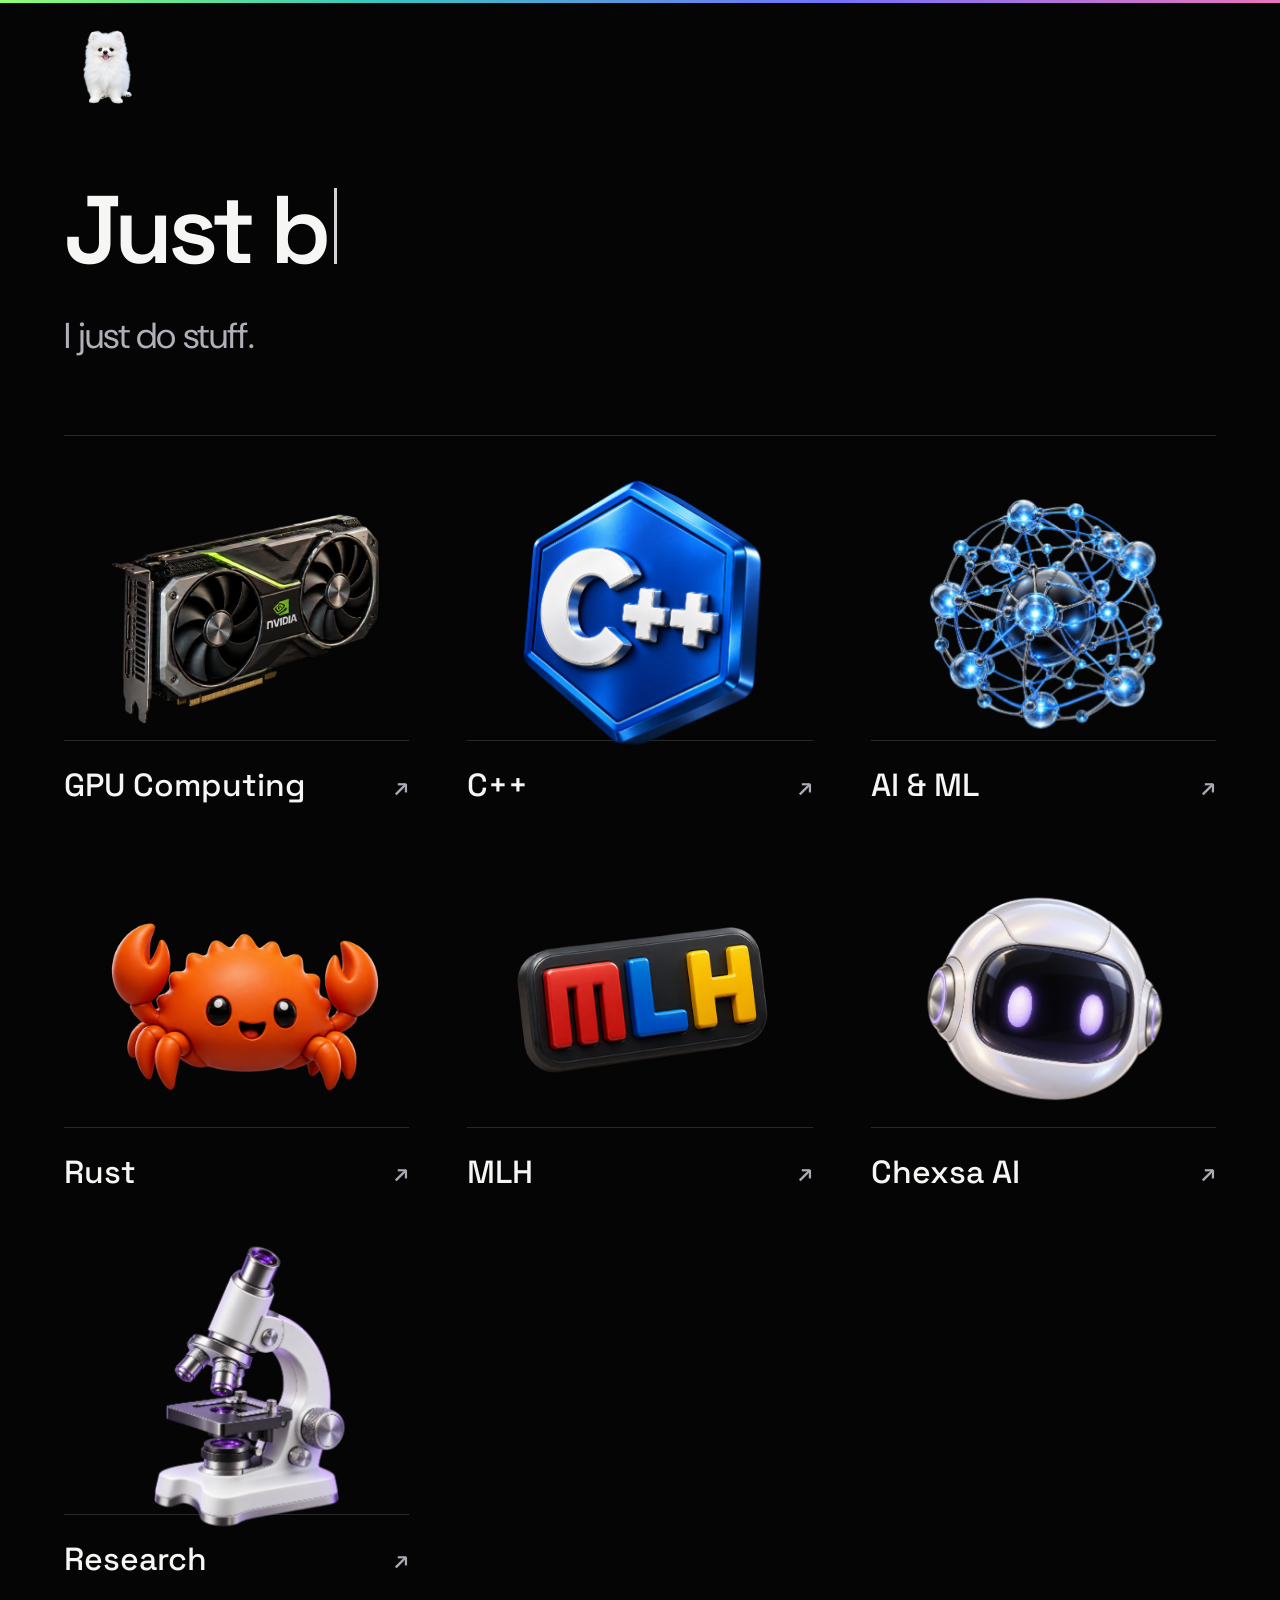
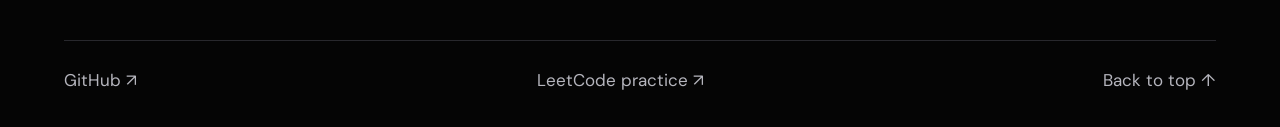
<file: index.html>
<!doctype html><html lang="en"><head><meta charset="utf-8"><meta name="viewport" content="width=device-width, initial-scale=1"><meta name="theme-color" content="#050505"><title>Just breathe.</title><meta name="description" content="Just breathe. I just do stuff."><link rel="icon" href="assets/dog.png" type="image/png"><link rel="stylesheet" href="styles.css"><script src="app.js" defer></script></head><body><a class="skip-link" href="#main">Skip to content</a><div class="spectrum" aria-hidden="true"></div><div class="page"><header class="topbar"><a class="wordmark" href="./" aria-label="Home"><img src="./assets/dog.png" width="80" height="80" alt="Fluffy white puppy"></a></header><main id="main"><section class="intro" id="home" aria-labelledby="intro-title"><h1 id="intro-title" aria-label="Just breathe."><span class="typing-line" aria-hidden="true"><span class="typing-reserve">Just breathe.</span><span id="typed-text">Just breathe.</span></span></h1><p class="intro-copy">I just do stuff.</p></section><section class="interests" id="interests" aria-labelledby="interests-title"><h2 class="sr-only" id="interests-title">Explore my work</h2><div class="objects" id="interest-grid"><a class="object gpu" href="gpu/" style="--accent:137,238,98"><span class="visual"><span class="halo"></span><span class="float"><span class="sprite" role="img" aria-label="NVIDIA graphics card" style="background-position:0% 50%"></span></span></span><span class="caption"><span class="title">GPU Computing <span aria-hidden="true">↗</span></span></span></a><a class="object cpp" href="cpp/" style="--accent:106,173,255"><span class="visual"><span class="halo"></span><span class="float"><span class="sprite" role="img" aria-label="Blue metallic C++ badge" style="background-image:url('assets/cpp.png');background-size:contain;background-position:center"></span></span></span><span class="caption"><span class="title">C++ <span aria-hidden="true">↗</span></span></span></a><a class="object ai" href="ai/" style="--accent:104,183,255"><span class="visual"><span class="halo"></span><span class="float"><span class="sprite" role="img" aria-label="Blue glass neural-network sculpture" style="background-image:url('assets/ai.png');background-size:contain;background-position:center"></span></span></span><span class="caption"><span class="title">AI &amp; ML <span aria-hidden="true">↗</span></span></span></a><a class="object rust" href="rust/" style="--accent:255,129,71"><span class="visual"><span class="halo"></span><span class="float"><span class="sprite" role="img" aria-label="Orange Rust crab mascot" style="background-position:50% 50%"></span></span></span><span class="caption"><span class="title">Rust <span aria-hidden="true">↗</span></span></span></a><a class="object mlh" href="mlh/" style="--accent:115,151,255"><span class="visual"><span class="halo"></span><span class="float"><span class="sprite" role="img" aria-label="Colorful MLH badge" style="background-position:100% 50%"></span></span></span><span class="caption"><span class="title">MLH <span aria-hidden="true">↗</span></span></span></a><a class="object chexsa" href="chexsa/" style="--accent:194,155,255"><span class="visual"><span class="halo"></span><span class="float"><span class="sprite" role="img" aria-label="White AI robot with lavender eyes" style="background-image:url('assets/chexsa.png');background-size:contain;background-position:center"></span></span></span><span class="caption"><span class="title">Chexsa AI <span aria-hidden="true">↗</span></span></span></a><a class="object research" href="research/" style="--accent:193,162,255"><span class="visual"><span class="halo"></span><span class="float"><span class="sprite" role="img" aria-label="White and violet laboratory microscope sculpture" style="background-image:url('assets/research.png');background-size:contain;background-position:center"></span></span></span><span class="caption"><span class="title">Research <span aria-hidden="true">↗</span></span></span></a></div></section></main><footer><a href="https://github.com/MashrafeeAryan" target="_blank" rel="noopener noreferrer">GitHub <span aria-hidden="true">↗</span></a><a href="https://github.com/MashrafeeAryan/LeetCode" target="_blank" rel="noopener noreferrer">LeetCode practice <span aria-hidden="true">↗</span></a><a href="#home">Back to top ↑</a></footer></div></body></html>
</file>
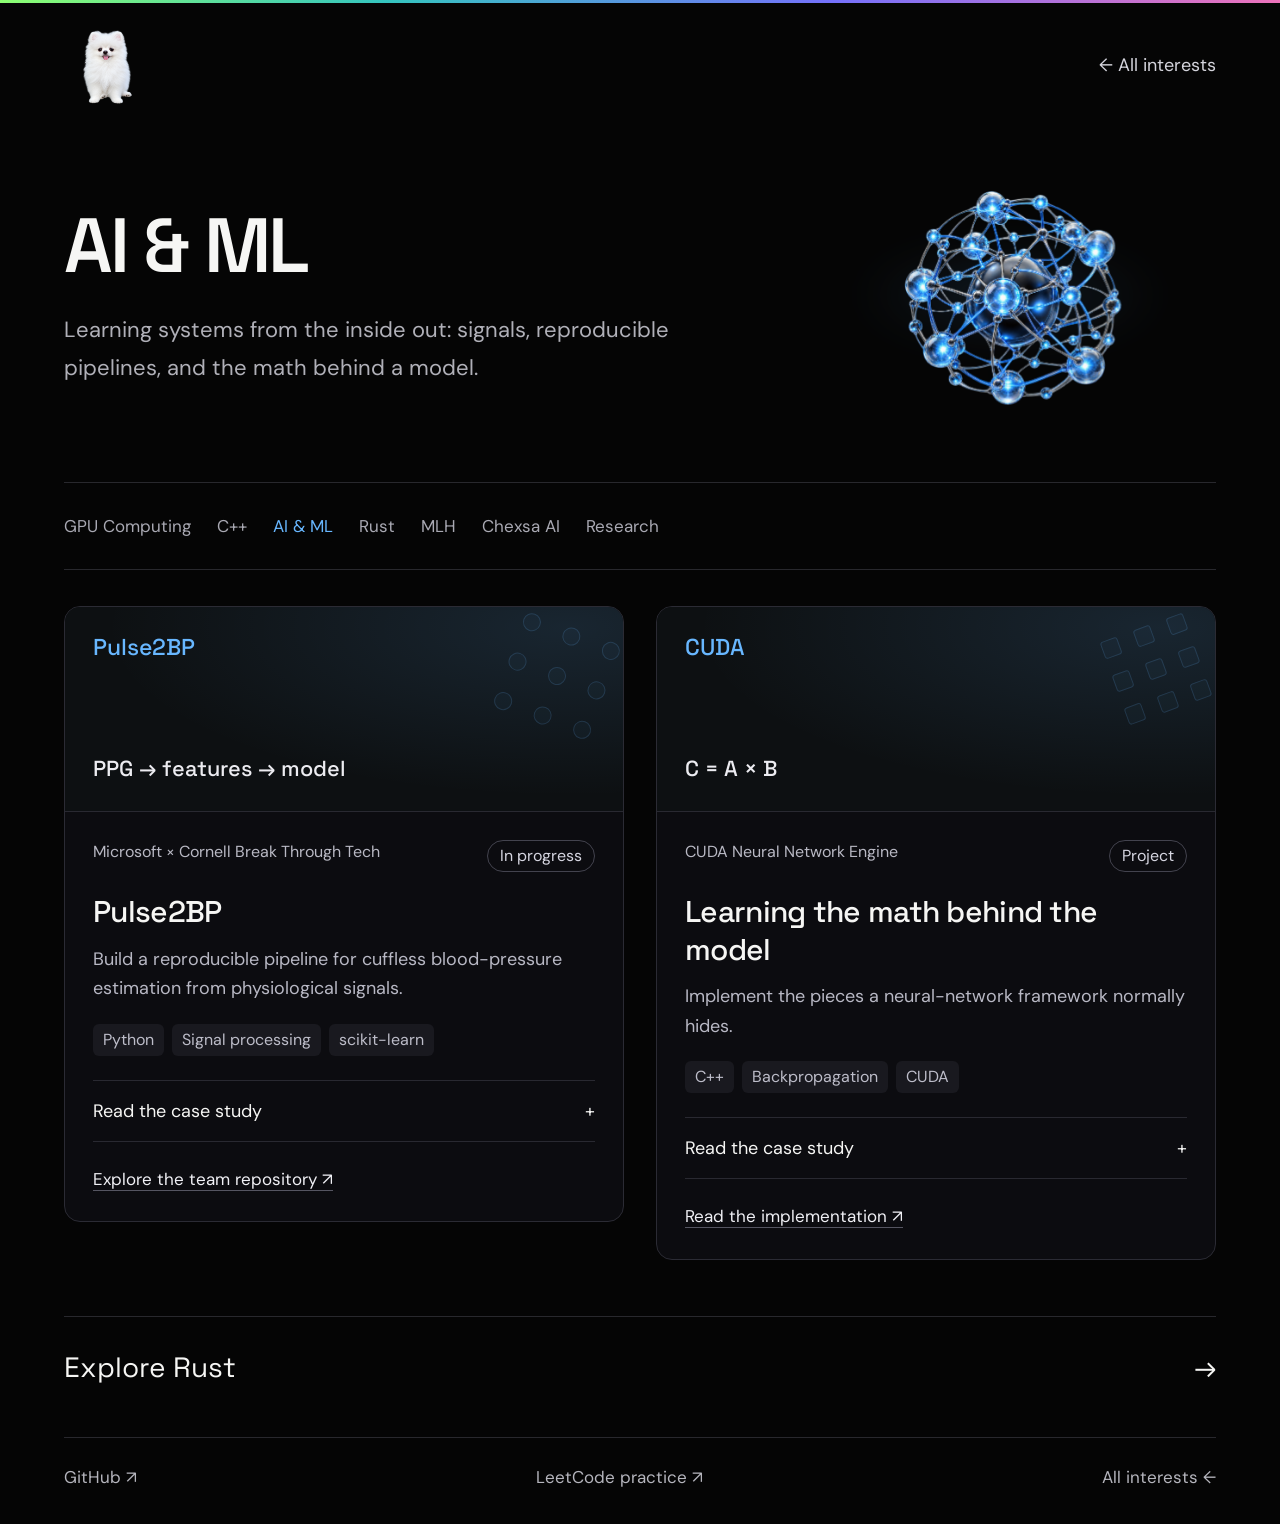
<file: ai/index.html>
<!doctype html><html lang="en"><head><meta charset="utf-8"><meta name="viewport" content="width=device-width, initial-scale=1"><meta name="theme-color" content="#050505"><title>AI &amp; ML — Mashrafee Aryan</title><meta name="description" content="Learning systems from the inside out: signals, reproducible pipelines, and the math behind a model."><link rel="icon" href="../assets/dog.png" type="image/png"><link rel="stylesheet" href="../styles.css"><script src="../app.js" defer></script></head><body><a class="skip-link" href="#main">Skip to content</a><div class="spectrum" aria-hidden="true"></div><div class="page"><header class="topbar"><a class="wordmark" href="../" aria-label="Home"><img src="../assets/dog.png" width="80" height="80" alt="Fluffy white puppy"></a><a class="back-link" href="../">← All interests</a></header><main id="main" class="domain-page ai" style="--accent:104,183,255"><section class="domain-hero"><div><h1>AI &amp; ML</h1><p>Learning systems from the inside out: signals, reproducible pipelines, and the math behind a model.</p></div><div class="hero-object" aria-hidden="true"><span class="visual"><span class="halo"></span><span class="float"><span class="sprite" role="img" aria-label="Blue glass neural-network sculpture" style="background-image:url('../assets/ai.png');background-size:contain;background-position:center"></span></span></span></div></section><nav class="section-nav" aria-label="Portfolio sections"><a href="../gpu/" >GPU Computing</a><a href="../cpp/" >C++</a><a href="../ai/" aria-current="page">AI &amp; ML</a><a href="../rust/" >Rust</a><a href="../mlh/" >MLH</a><a href="../chexsa/" >Chexsa AI</a><a href="../research/" >Research</a></nav><div class="case-grid"><article class="case-card" data-group="all"><div class="case-visual illustration-signal" aria-label="Illustrative diagram: Pulse2BP"><span class="visual-brand">Pulse2BP</span><div class="diagram-lines" aria-hidden="true"><i style="--i:0"></i><i style="--i:1"></i><i style="--i:2"></i><i style="--i:3"></i><i style="--i:4"></i><i style="--i:5"></i><i style="--i:6"></i><i style="--i:7"></i><i style="--i:8"></i></div><pre>PPG → features → model</pre></div><div class="case-content"><div class="case-meta"><span>Microsoft × Cornell Break Through Tech</span><span class="status ">In progress</span></div><h2>Pulse2BP</h2><p class="case-summary">Build a reproducible pipeline for cuffless blood-pressure estimation from physiological signals.</p><ul class="tags" aria-label="Technologies"><li>Python</li><li>Signal processing</li><li>scikit-learn</li></ul><details><summary>Read the case study <span aria-hidden="true">+</span></summary><div class="case-story"><h3>The problem</h3><p>Long PPG recordings need to be cleaned, segmented, and aligned with arterial blood-pressure targets before they become usable model examples.</p><h3>What I did</h3><p>Working with the team on pipeline integration, dataset structure, train/test design, and reproducible evaluation. The workflow covers preprocessing, feature engineering, and modeling.</p><h3>Outcome & status</h3><p>An ongoing AI fellowship project. The repository documents data exploration and preprocessing; no final model-performance result is claimed here.</p></div></details><div class="case-links"><a href="https://github.com/Break-Through-Tech/Microsoft-1A-educational-blood-pressure-estimation" target="_blank" rel="noopener noreferrer">Explore the team repository <span aria-hidden="true">↗</span></a></div></div></article><article class="case-card" data-group="all"><div class="case-visual illustration-matrix" aria-label="Illustrative diagram: CUDA"><span class="visual-brand">CUDA</span><div class="diagram-lines" aria-hidden="true"><i style="--i:0"></i><i style="--i:1"></i><i style="--i:2"></i><i style="--i:3"></i><i style="--i:4"></i><i style="--i:5"></i><i style="--i:6"></i><i style="--i:7"></i><i style="--i:8"></i></div><pre>C = A × B</pre></div><div class="case-content"><div class="case-meta"><span>CUDA Neural Network Engine</span><span class="status ">Project</span></div><h2>Learning the math behind the model</h2><p class="case-summary">Implement the pieces a neural-network framework normally hides.</p><ul class="tags" aria-label="Technologies"><li>C++</li><li>Backpropagation</li><li>CUDA</li></ul><details><summary>Read the case study <span aria-hidden="true">+</span></summary><div class="case-story"><h3>The problem</h3><p>A framework call can make it hard to see how gradients, weights, and matrix layouts relate.</p><h3>What I did</h3><p>Implemented dense-layer gradients, activation functions, gradient-descent updates, and small learning examples in C++.</p><h3>Outcome & status</h3><p>The repository documents regression and XOR learning examples, plus a separate CUDA matrix benchmark. It also lists unfinished features and the next integration steps.</p></div></details><div class="case-links"><a href="https://github.com/MashrafeeAryan/CUDA-Neural-Network-Engine" target="_blank" rel="noopener noreferrer">Read the implementation <span aria-hidden="true">↗</span></a></div></div></article></div><a class="next-section" href="../rust/">Explore Rust <span aria-hidden="true">→</span></a></main><footer><a href="https://github.com/MashrafeeAryan" target="_blank" rel="noopener noreferrer">GitHub <span aria-hidden="true">↗</span></a><a href="https://github.com/MashrafeeAryan/LeetCode" target="_blank" rel="noopener noreferrer">LeetCode practice <span aria-hidden="true">↗</span></a><a href="../">All interests ←</a></footer></div></body></html>
</file>
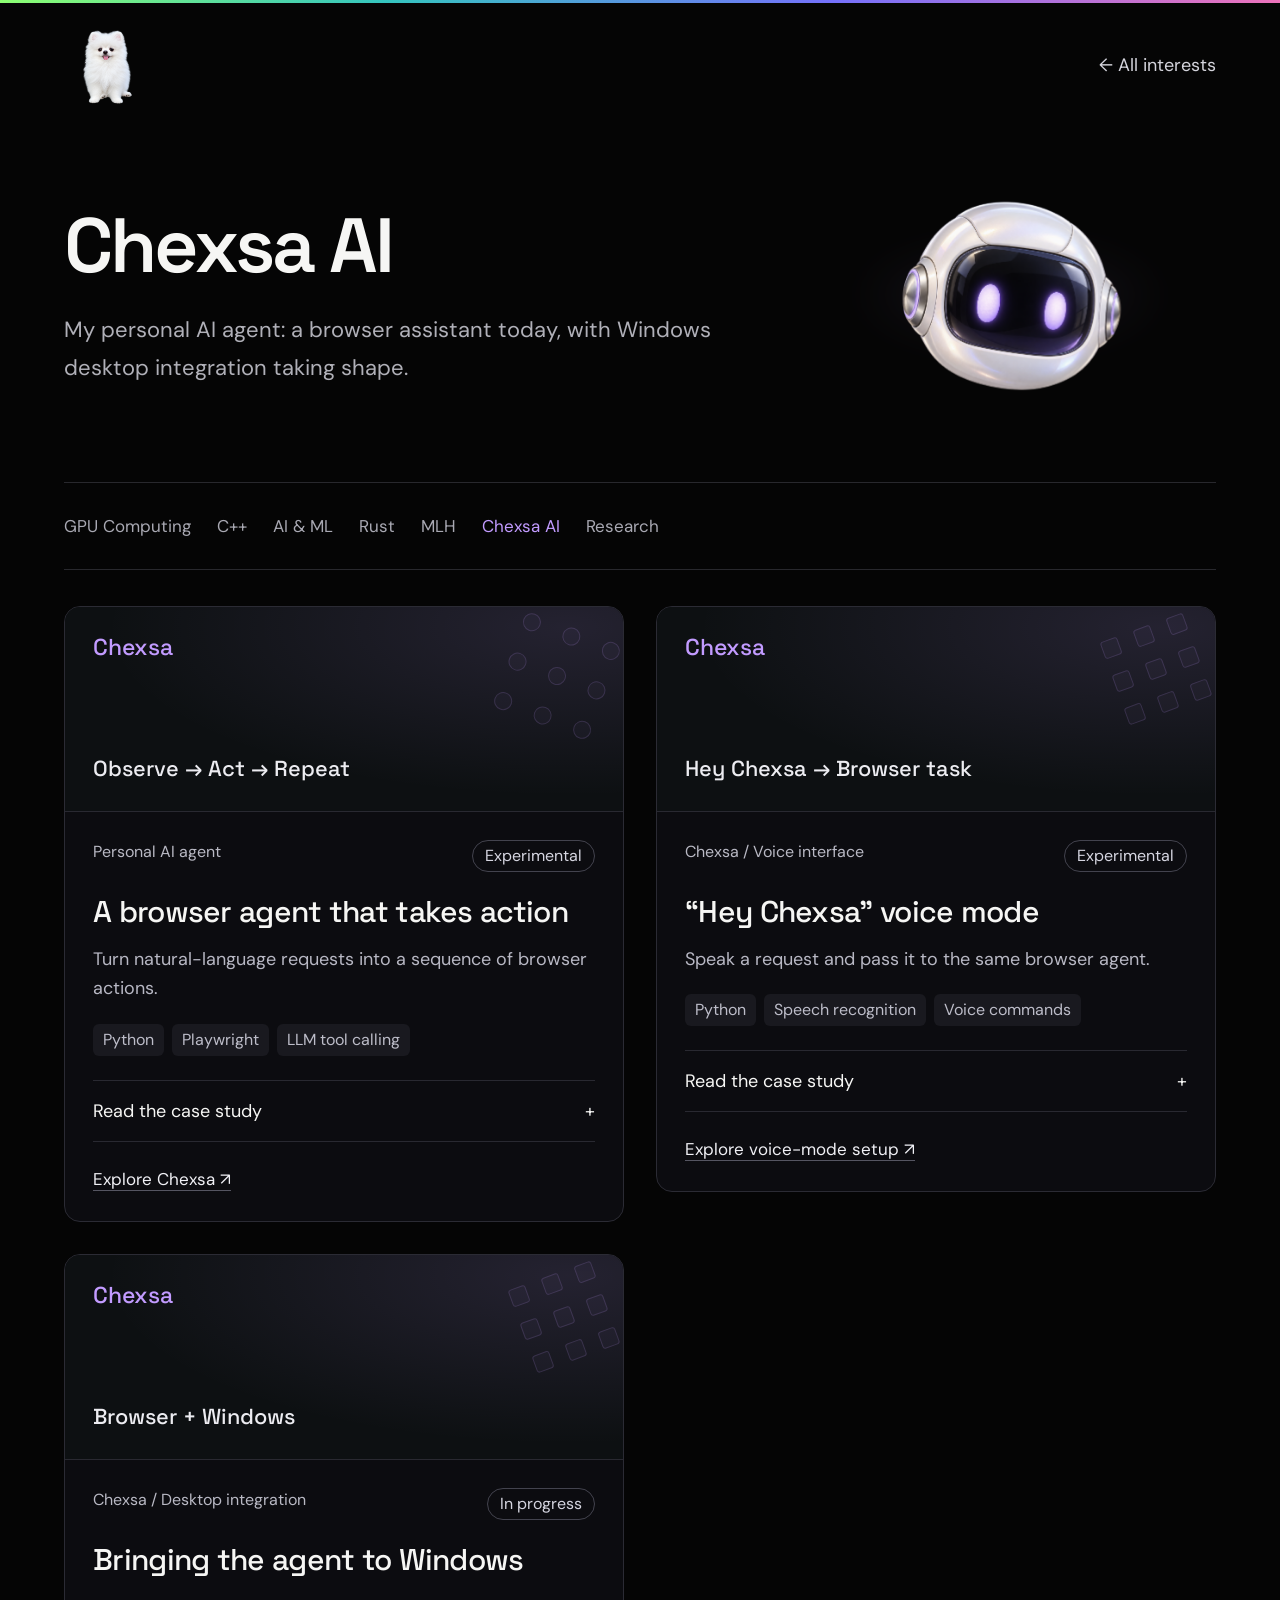
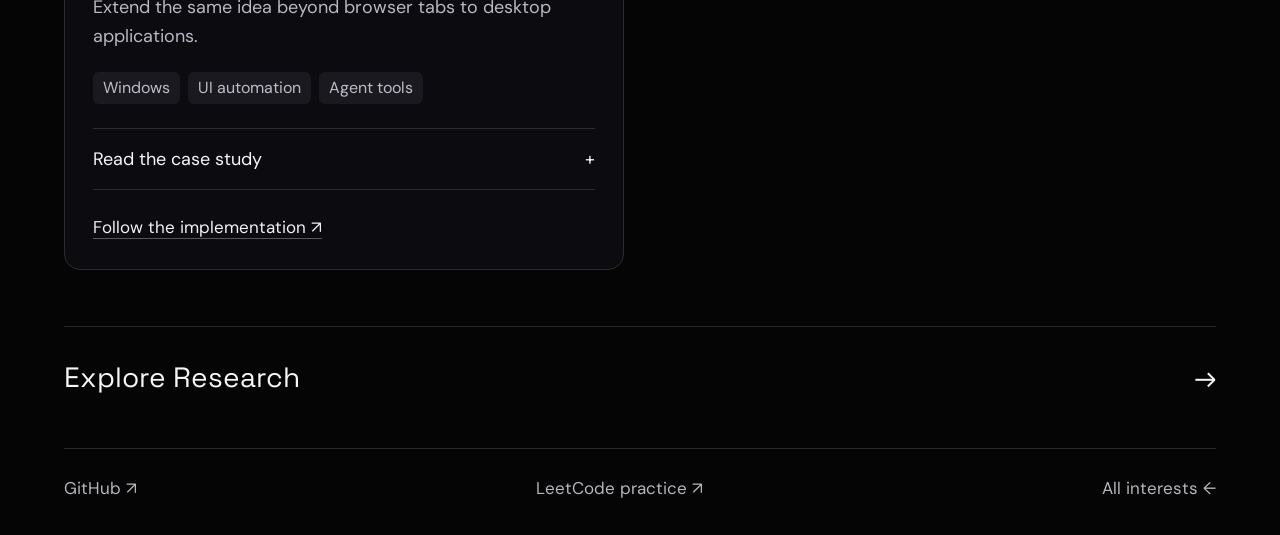
<file: chexsa/index.html>
<!doctype html><html lang="en"><head><meta charset="utf-8"><meta name="viewport" content="width=device-width, initial-scale=1"><meta name="theme-color" content="#050505"><title>Chexsa AI — Mashrafee Aryan</title><meta name="description" content="My personal AI agent: a browser assistant today, with Windows desktop integration taking shape."><link rel="icon" href="../assets/dog.png" type="image/png"><link rel="stylesheet" href="../styles.css"><script src="../app.js" defer></script></head><body><a class="skip-link" href="#main">Skip to content</a><div class="spectrum" aria-hidden="true"></div><div class="page"><header class="topbar"><a class="wordmark" href="../" aria-label="Home"><img src="../assets/dog.png" width="80" height="80" alt="Fluffy white puppy"></a><a class="back-link" href="../">← All interests</a></header><main id="main" class="domain-page chexsa" style="--accent:194,155,255"><section class="domain-hero"><div><h1>Chexsa AI</h1><p>My personal AI agent: a browser assistant today, with Windows desktop integration taking shape.</p></div><div class="hero-object" aria-hidden="true"><span class="visual"><span class="halo"></span><span class="float"><span class="sprite" role="img" aria-label="White AI robot with lavender eyes" style="background-image:url('../assets/chexsa.png');background-size:contain;background-position:center"></span></span></span></div></section><nav class="section-nav" aria-label="Portfolio sections"><a href="../gpu/" >GPU Computing</a><a href="../cpp/" >C++</a><a href="../ai/" >AI &amp; ML</a><a href="../rust/" >Rust</a><a href="../mlh/" >MLH</a><a href="../chexsa/" aria-current="page">Chexsa AI</a><a href="../research/" >Research</a></nav><div class="case-grid"><article class="case-card" data-group="all"><div class="case-visual illustration-agent" aria-label="Illustrative diagram: Chexsa"><span class="visual-brand">Chexsa</span><div class="diagram-lines" aria-hidden="true"><i style="--i:0"></i><i style="--i:1"></i><i style="--i:2"></i><i style="--i:3"></i><i style="--i:4"></i><i style="--i:5"></i><i style="--i:6"></i><i style="--i:7"></i><i style="--i:8"></i></div><pre>Observe → Act → Repeat</pre></div><div class="case-content"><div class="case-meta"><span>Personal AI agent</span><span class="status ">Experimental</span></div><h2>A browser agent that takes action</h2><p class="case-summary">Turn natural-language requests into a sequence of browser actions.</p><ul class="tags" aria-label="Technologies"><li>Python</li><li>Playwright</li><li>LLM tool calling</li></ul><details><summary>Read the case study <span aria-hidden="true">+</span></summary><div class="case-story"><h3>The problem</h3><p>Answering a question and completing a task on a website require different capabilities: an agent must inspect, act, and use feedback.</p><h3>What I did</h3><p>Built a modular browser agent around structured tool calls, page context, action history, and error feedback. Windows desktop integration is being developed.</p><h3>Outcome & status</h3><p>The project supports browser navigation and interactions. Desktop control and cross-application workflows remain ongoing work.</p></div></details><div class="case-links"><a href="https://github.com/MashrafeeAryan/Chexsa" target="_blank" rel="noopener noreferrer">Explore Chexsa <span aria-hidden="true">↗</span></a></div></div></article><article class="case-card" data-group="all"><div class="case-visual illustration-voice" aria-label="Illustrative diagram: Chexsa"><span class="visual-brand">Chexsa</span><div class="diagram-lines" aria-hidden="true"><i style="--i:0"></i><i style="--i:1"></i><i style="--i:2"></i><i style="--i:3"></i><i style="--i:4"></i><i style="--i:5"></i><i style="--i:6"></i><i style="--i:7"></i><i style="--i:8"></i></div><pre>Hey Chexsa → Browser task</pre></div><div class="case-content"><div class="case-meta"><span>Chexsa / Voice interface</span><span class="status ">Experimental</span></div><h2>“Hey Chexsa” voice mode</h2><p class="case-summary">Speak a request and pass it to the same browser agent.</p><ul class="tags" aria-label="Technologies"><li>Python</li><li>Speech recognition</li><li>Voice commands</li></ul><details><summary>Read the case study <span aria-hidden="true">+</span></summary><div class="case-story"><h3>The problem</h3><p>Typing every browser task is not always the most convenient way to interact with a personal assistant.</p><h3>What I did</h3><p>Added an optional voice mode that listens for “Hey Chexsa” and transcribes the request before passing it to the agent.</p><h3>Outcome & status</h3><p>The repository documents voice-mode startup and optional dependencies. Voice mode must be running; the documented transcription path uses Google Speech Recognition.</p></div></details><div class="case-links"><a href="https://github.com/MashrafeeAryan/Chexsa" target="_blank" rel="noopener noreferrer">Explore voice-mode setup <span aria-hidden="true">↗</span></a></div></div></article><article class="case-card" data-group="all"><div class="case-visual illustration-desktop" aria-label="Illustrative diagram: Chexsa"><span class="visual-brand">Chexsa</span><div class="diagram-lines" aria-hidden="true"><i style="--i:0"></i><i style="--i:1"></i><i style="--i:2"></i><i style="--i:3"></i><i style="--i:4"></i><i style="--i:5"></i><i style="--i:6"></i><i style="--i:7"></i><i style="--i:8"></i></div><pre>Browser + Windows</pre></div><div class="case-content"><div class="case-meta"><span>Chexsa / Desktop integration</span><span class="status ">In progress</span></div><h2>Bringing the agent to Windows</h2><p class="case-summary">Extend the same idea beyond browser tabs to desktop applications.</p><ul class="tags" aria-label="Technologies"><li>Windows</li><li>UI automation</li><li>Agent tools</li></ul><details><summary>Read the case study <span aria-hidden="true">+</span></summary><div class="case-story"><h3>The problem</h3><p>A browser-only assistant cannot complete workflows that also involve native Windows applications.</p><h3>What I did</h3><p>Developing Windows UI inspection and desktop-tool integration alongside the existing browser tools.</p><h3>Outcome & status</h3><p>Windows application inspection is under development. Reliable desktop actions and combined browser/desktop workflows remain ongoing work, not finished capabilities.</p></div></details><div class="case-links"><a href="https://github.com/MashrafeeAryan/Chexsa" target="_blank" rel="noopener noreferrer">Follow the implementation <span aria-hidden="true">↗</span></a></div></div></article></div><a class="next-section" href="../research/">Explore Research <span aria-hidden="true">→</span></a></main><footer><a href="https://github.com/MashrafeeAryan" target="_blank" rel="noopener noreferrer">GitHub <span aria-hidden="true">↗</span></a><a href="https://github.com/MashrafeeAryan/LeetCode" target="_blank" rel="noopener noreferrer">LeetCode practice <span aria-hidden="true">↗</span></a><a href="../">All interests ←</a></footer></div></body></html>
</file>
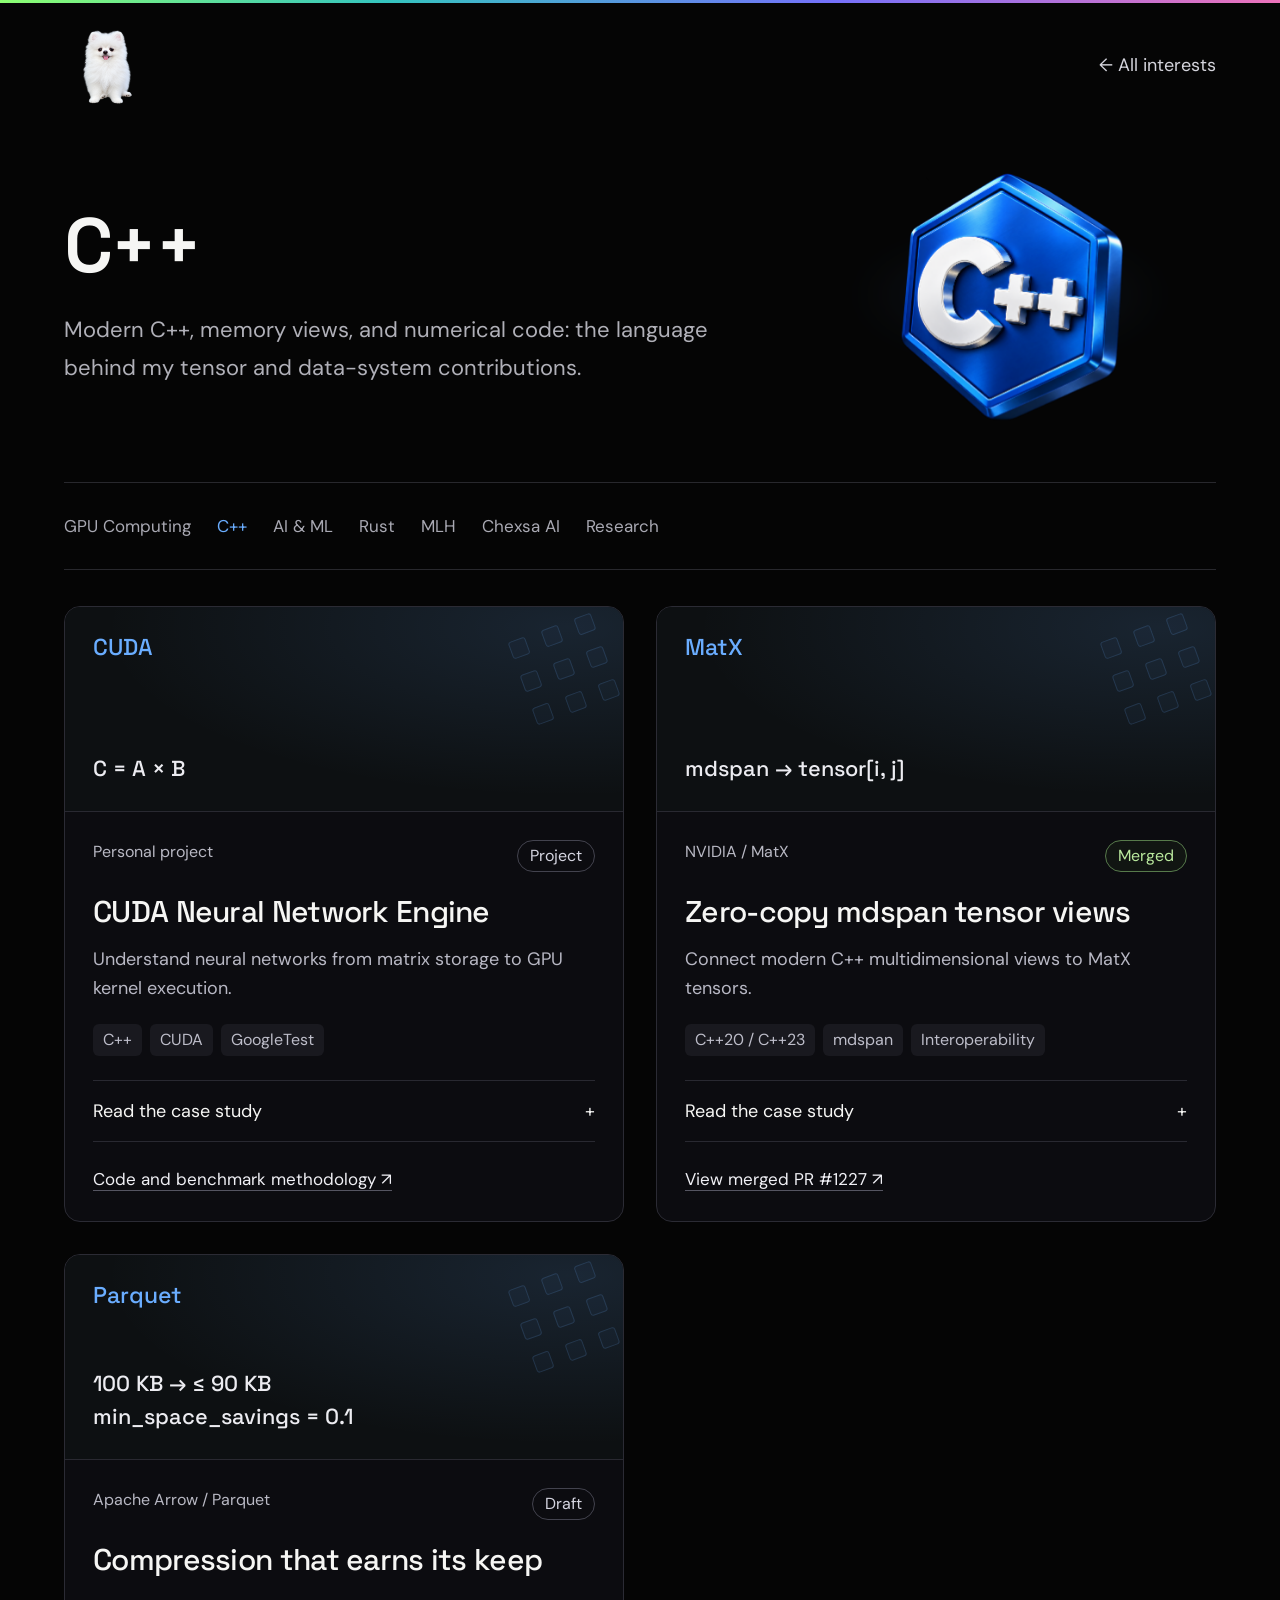
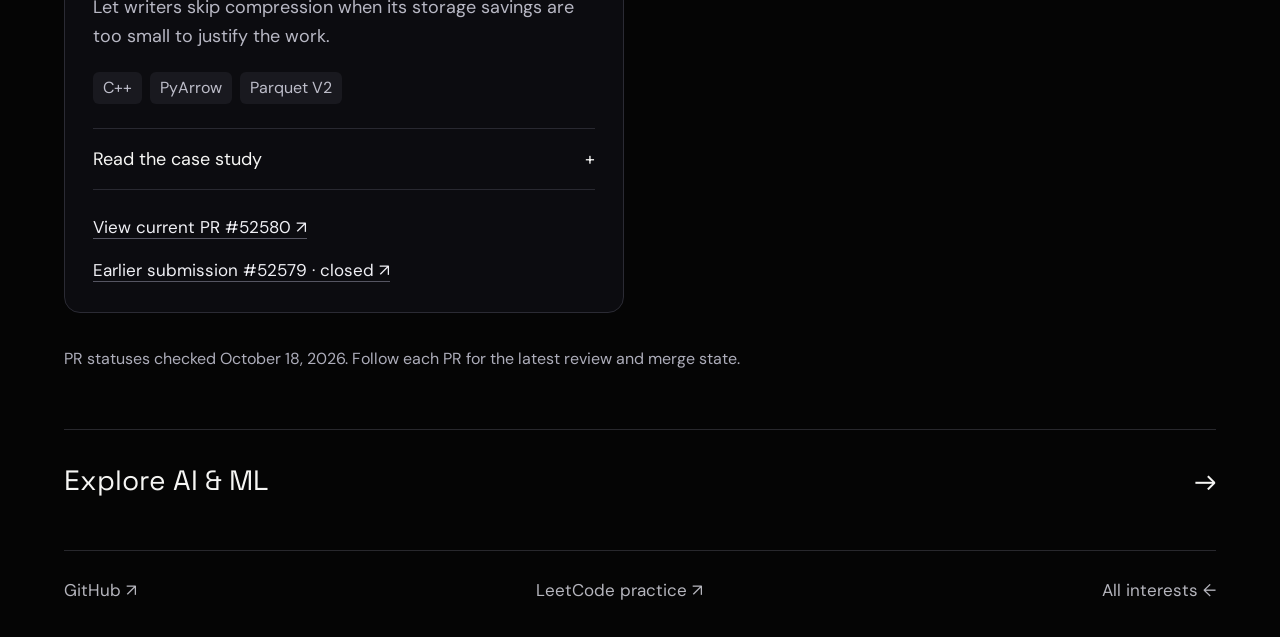
<file: cpp/index.html>
<!doctype html><html lang="en"><head><meta charset="utf-8"><meta name="viewport" content="width=device-width, initial-scale=1"><meta name="theme-color" content="#050505"><title>C++ — Mashrafee Aryan</title><meta name="description" content="Modern C++, memory views, and numerical code: the language behind my tensor and data-system contributions."><link rel="icon" href="../assets/dog.png" type="image/png"><link rel="stylesheet" href="../styles.css"><script src="../app.js" defer></script></head><body><a class="skip-link" href="#main">Skip to content</a><div class="spectrum" aria-hidden="true"></div><div class="page"><header class="topbar"><a class="wordmark" href="../" aria-label="Home"><img src="../assets/dog.png" width="80" height="80" alt="Fluffy white puppy"></a><a class="back-link" href="../">← All interests</a></header><main id="main" class="domain-page cpp" style="--accent:106,173,255"><section class="domain-hero"><div><h1>C++</h1><p>Modern C++, memory views, and numerical code: the language behind my tensor and data-system contributions.</p></div><div class="hero-object" aria-hidden="true"><span class="visual"><span class="halo"></span><span class="float"><span class="sprite" role="img" aria-label="Blue metallic C++ badge" style="background-image:url('../assets/cpp.png');background-size:contain;background-position:center"></span></span></span></div></section><nav class="section-nav" aria-label="Portfolio sections"><a href="../gpu/" >GPU Computing</a><a href="../cpp/" aria-current="page">C++</a><a href="../ai/" >AI &amp; ML</a><a href="../rust/" >Rust</a><a href="../mlh/" >MLH</a><a href="../chexsa/" >Chexsa AI</a><a href="../research/" >Research</a></nav><div class="case-grid"><article class="case-card" data-group="Projects"><div class="case-visual illustration-matrix" aria-label="Illustrative diagram: CUDA"><span class="visual-brand">CUDA</span><div class="diagram-lines" aria-hidden="true"><i style="--i:0"></i><i style="--i:1"></i><i style="--i:2"></i><i style="--i:3"></i><i style="--i:4"></i><i style="--i:5"></i><i style="--i:6"></i><i style="--i:7"></i><i style="--i:8"></i></div><pre>C = A × B</pre></div><div class="case-content"><div class="case-meta"><span>Personal project</span><span class="status ">Project</span></div><h2>CUDA Neural Network Engine</h2><p class="case-summary">Understand neural networks from matrix storage to GPU kernel execution.</p><ul class="tags" aria-label="Technologies"><li>C++</li><li>CUDA</li><li>GoogleTest</li></ul><details><summary>Read the case study <span aria-hidden="true">+</span></summary><div class="case-story"><h3>The problem</h3><p>High-level ML APIs hide the relationship between matrix operations, backpropagation, and compute cost.</p><h3>What I did</h3><p>Built matrix operations, dense layers, forward/backpropagation, and a CUDA matrix-multiplication path with correctness tests and CPU/GPU benchmarks.</p><h3>Outcome & status</h3><p>The project reports about 704× speedup for 512×512 multiplication on a Colab Tesla T4 versus its own single-threaded CPU implementation, averaged over five trials. This is a project-specific comparison, not a general library benchmark; CUDA is not yet integrated into the training loop.</p></div></details><div class="case-links"><a href="https://github.com/MashrafeeAryan/CUDA-Neural-Network-Engine" target="_blank" rel="noopener noreferrer">Code and benchmark methodology <span aria-hidden="true">↗</span></a></div></div></article><article class="case-card" data-group="NVIDIA"><div class="case-visual illustration-mdspan" aria-label="Illustrative diagram: MatX"><span class="visual-brand">MatX</span><div class="diagram-lines" aria-hidden="true"><i style="--i:0"></i><i style="--i:1"></i><i style="--i:2"></i><i style="--i:3"></i><i style="--i:4"></i><i style="--i:5"></i><i style="--i:6"></i><i style="--i:7"></i><i style="--i:8"></i></div><pre>mdspan → tensor[i, j]</pre></div><div class="case-content"><div class="case-meta"><span>NVIDIA / MatX</span><span class="status complete">Merged</span></div><h2>Zero-copy mdspan tensor views</h2><p class="case-summary">Connect modern C++ multidimensional views to MatX tensors.</p><ul class="tags" aria-label="Technologies"><li>C++20 / C++23</li><li>mdspan</li><li>Interoperability</li></ul><details><summary>Read the case study <span aria-hidden="true">+</span></summary><div class="case-story"><h3>The problem</h3><p>Using an existing mdspan with MatX needed a direct tensor-view interface, alongside modern multidimensional indexing support.</p><h3>What I did</h3><p>Added make_tensor support for cuda::std::mdspan, C++23 tensor[i, j] syntax, documentation, and tests. The PR records passing C++20 tensor tests; C++23 tests required a newer toolchain during review.</p><h3>Outcome & status</h3><p>Merged in MatX PR #1227, enabling views over existing multidimensional data.</p></div></details><div class="case-links"><a href="https://github.com/NVIDIA/MatX/pull/1227" target="_blank" rel="noopener noreferrer">View merged PR #1227 <span aria-hidden="true">↗</span></a></div></div></article><article class="case-card" data-group="all"><div class="case-visual illustration-compression" aria-label="Illustrative diagram: Parquet"><span class="visual-brand">Parquet</span><div class="diagram-lines" aria-hidden="true"><i style="--i:0"></i><i style="--i:1"></i><i style="--i:2"></i><i style="--i:3"></i><i style="--i:4"></i><i style="--i:5"></i><i style="--i:6"></i><i style="--i:7"></i><i style="--i:8"></i></div><pre>100 KB → ≤ 90 KB
min_space_savings = 0.1</pre></div><div class="case-content"><div class="case-meta"><span>Apache Arrow / Parquet</span><span class="status ">Draft</span></div><h2>Compression that earns its keep</h2><p class="case-summary">Let writers skip compression when its storage savings are too small to justify the work.</p><ul class="tags" aria-label="Technologies"><li>C++</li><li>PyArrow</li><li>Parquet V2</li></ul><details><summary>Read the case study <span aria-hidden="true">+</span></summary><div class="case-story"><h3>The problem</h3><p>Parquet V2 pages could keep compressed values even when they were only slightly smaller than the original data.</p><h3>What I did</h3><p>Added a configurable min_space_savings threshold in C++ and Python, preserved default behavior, and added unit tests for both implementations.</p><h3>Outcome & status</h3><p>Draft PR #52580 is open. The setting lets a value such as 0.1 require at least 10% savings before keeping compressed values. The earlier #52579 submission is closed and shown in the submission history below.</p></div></details><div class="case-links"><a href="https://github.com/apache/arrow/pull/52580" target="_blank" rel="noopener noreferrer">View current PR #52580 <span aria-hidden="true">↗</span></a><a href="https://github.com/apache/arrow/pull/52579" target="_blank" rel="noopener noreferrer">Earlier submission #52579 · closed <span aria-hidden="true">↗</span></a></div></div></article></div><p class="source-note">PR statuses checked October 18, 2026. Follow each PR for the latest review and merge state.</p><a class="next-section" href="../ai/">Explore AI &amp; ML <span aria-hidden="true">→</span></a></main><footer><a href="https://github.com/MashrafeeAryan" target="_blank" rel="noopener noreferrer">GitHub <span aria-hidden="true">↗</span></a><a href="https://github.com/MashrafeeAryan/LeetCode" target="_blank" rel="noopener noreferrer">LeetCode practice <span aria-hidden="true">↗</span></a><a href="../">All interests ←</a></footer></div></body></html>
</file>
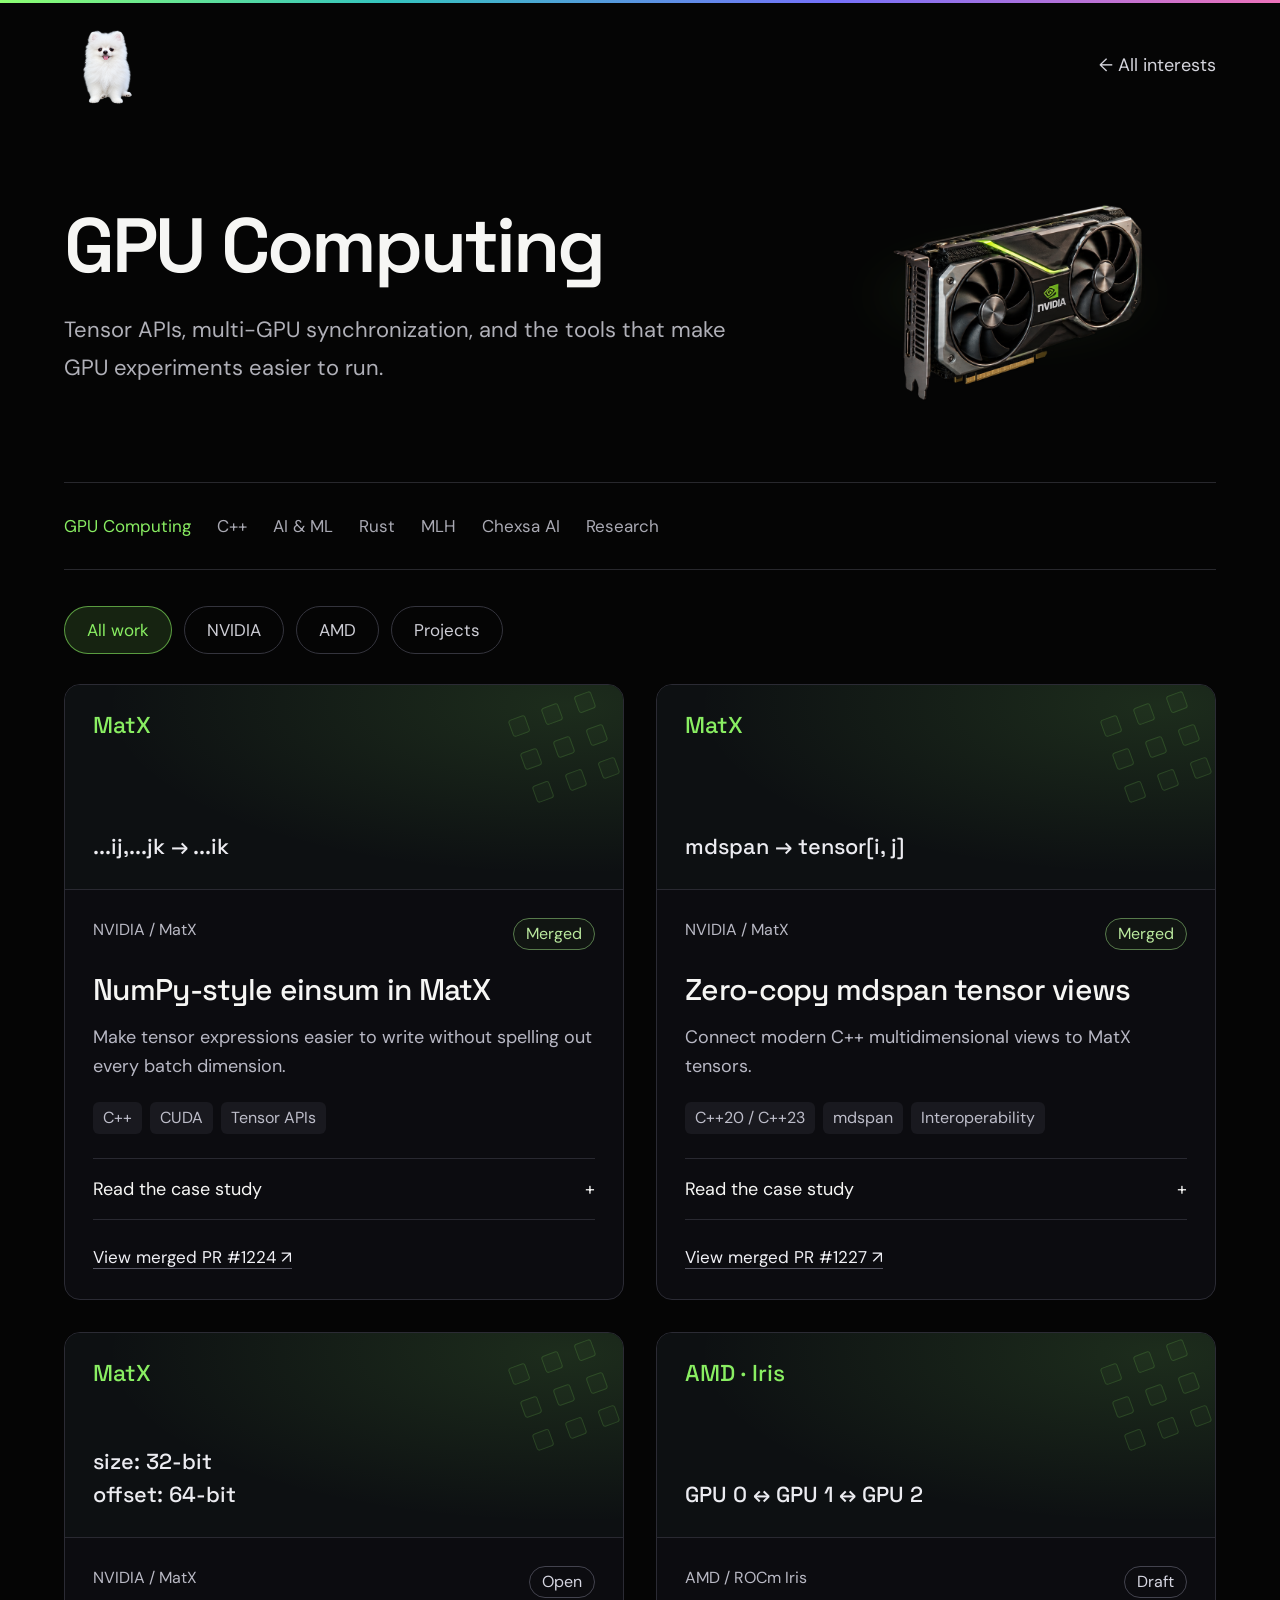
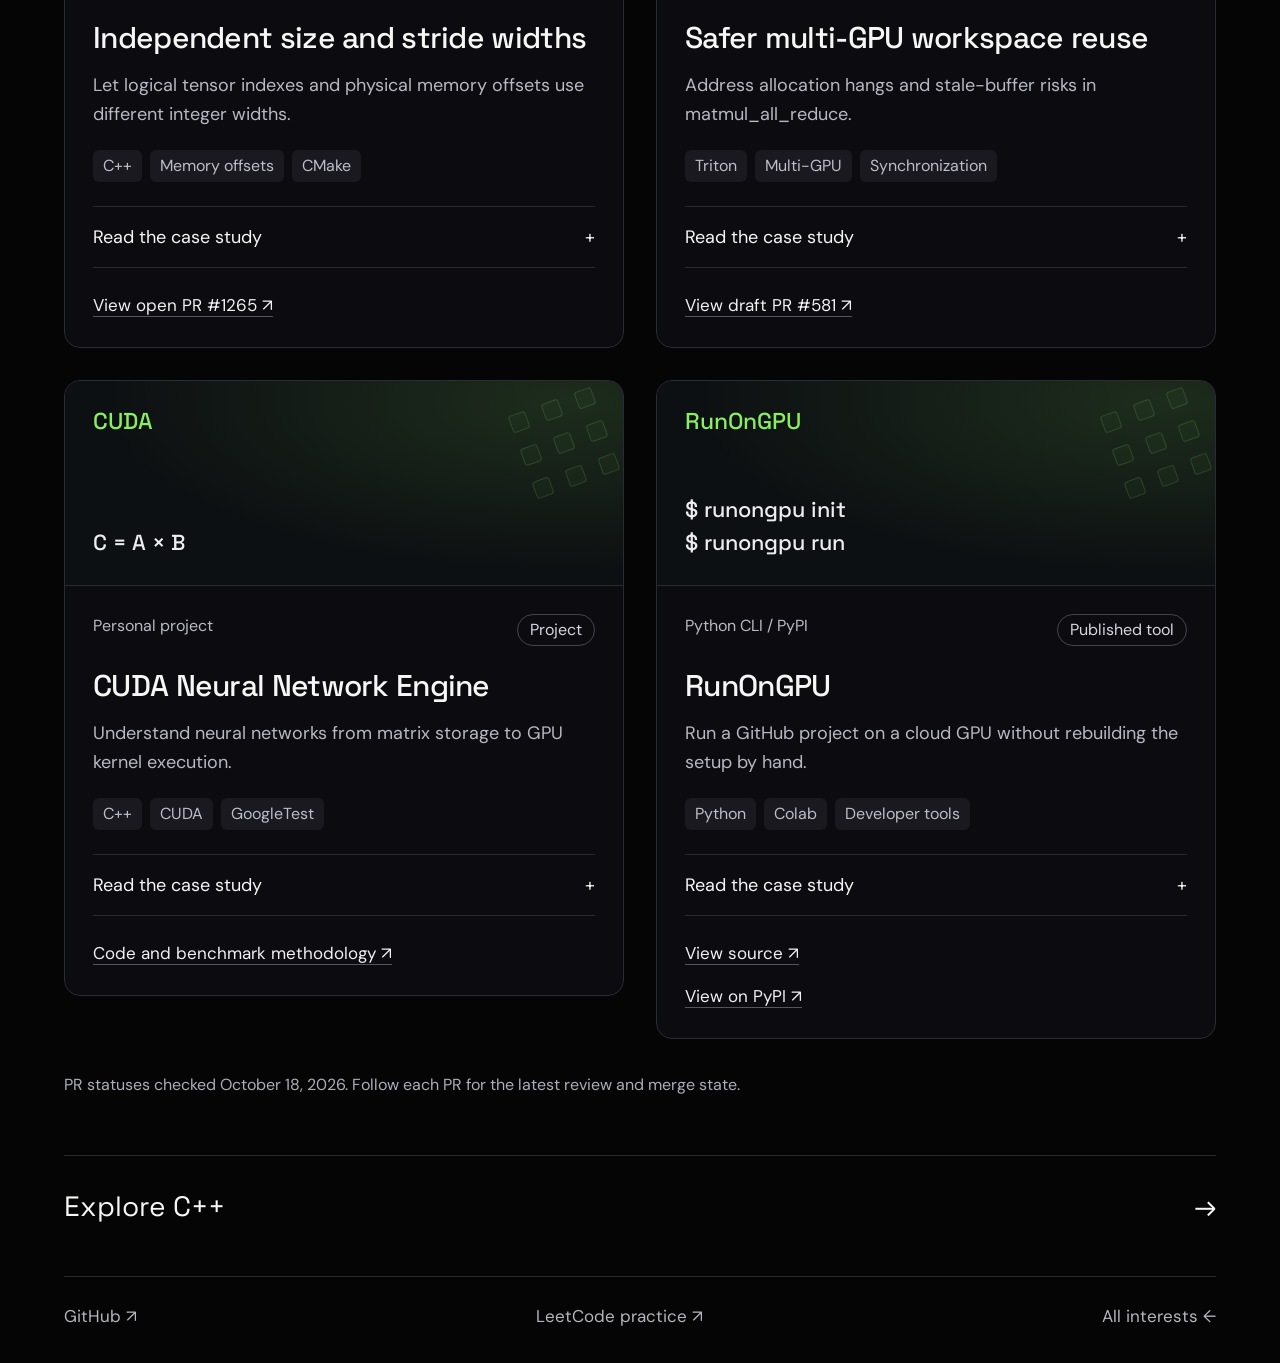
<file: gpu/index.html>
<!doctype html><html lang="en"><head><meta charset="utf-8"><meta name="viewport" content="width=device-width, initial-scale=1"><meta name="theme-color" content="#050505"><title>GPU Computing — Mashrafee Aryan</title><meta name="description" content="Tensor APIs, multi-GPU synchronization, and the tools that make GPU experiments easier to run."><link rel="icon" href="../assets/dog.png" type="image/png"><link rel="stylesheet" href="../styles.css"><script src="../app.js" defer></script></head><body><a class="skip-link" href="#main">Skip to content</a><div class="spectrum" aria-hidden="true"></div><div class="page"><header class="topbar"><a class="wordmark" href="../" aria-label="Home"><img src="../assets/dog.png" width="80" height="80" alt="Fluffy white puppy"></a><a class="back-link" href="../">← All interests</a></header><main id="main" class="domain-page gpu" style="--accent:137,238,98"><section class="domain-hero"><div><h1>GPU Computing</h1><p>Tensor APIs, multi-GPU synchronization, and the tools that make GPU experiments easier to run.</p></div><div class="hero-object" aria-hidden="true"><span class="visual"><span class="halo"></span><span class="float"><span class="sprite" role="img" aria-label="NVIDIA graphics card" style="background-position:0% 50%"></span></span></span></div></section><nav class="section-nav" aria-label="Portfolio sections"><a href="../gpu/" aria-current="page">GPU Computing</a><a href="../cpp/" >C++</a><a href="../ai/" >AI &amp; ML</a><a href="../rust/" >Rust</a><a href="../mlh/" >MLH</a><a href="../chexsa/" >Chexsa AI</a><a href="../research/" >Research</a></nav><div class="filters" role="group" aria-label="Filter case studies" hidden><button type="button" data-filter="all" aria-pressed="true">All work</button><button type="button" data-filter="NVIDIA" aria-pressed="false">NVIDIA</button><button type="button" data-filter="AMD" aria-pressed="false">AMD</button><button type="button" data-filter="Projects" aria-pressed="false">Projects</button></div><p id="filter-count" class="sr-only" aria-live="polite"></p><div class="case-grid"><article class="case-card" data-group="NVIDIA"><div class="case-visual illustration-einsum" aria-label="Illustrative diagram: MatX"><span class="visual-brand">MatX</span><div class="diagram-lines" aria-hidden="true"><i style="--i:0"></i><i style="--i:1"></i><i style="--i:2"></i><i style="--i:3"></i><i style="--i:4"></i><i style="--i:5"></i><i style="--i:6"></i><i style="--i:7"></i><i style="--i:8"></i></div><pre>...ij,...jk → ...ik</pre></div><div class="case-content"><div class="case-meta"><span>NVIDIA / MatX</span><span class="status complete">Merged</span></div><h2>NumPy-style einsum in MatX</h2><p class="case-summary">Make tensor expressions easier to write without spelling out every batch dimension.</p><ul class="tags" aria-label="Technologies"><li>C++</li><li>CUDA</li><li>Tensor APIs</li></ul><details><summary>Read the case study <span aria-hidden="true">+</span></summary><div class="case-story"><h3>The problem</h3><p>MatX einsum required explicit output notation and did not support ellipsis notation for batch dimensions.</p><h3>What I did</h3><p>Added implicit output inference and ellipsis syntax, with regression tests for both behaviors. Batch dimensions still need matching sizes because of the underlying cuTensorNet constraint.</p><h3>Outcome & status</h3><p>Merged in MatX PR #1224. Expressions such as ...ij,...jk-&gt;...ik can now represent matching batch dimensions.</p></div></details><div class="case-links"><a href="https://github.com/NVIDIA/MatX/pull/1224" target="_blank" rel="noopener noreferrer">View merged PR #1224 <span aria-hidden="true">↗</span></a></div></div></article><article class="case-card" data-group="NVIDIA"><div class="case-visual illustration-mdspan" aria-label="Illustrative diagram: MatX"><span class="visual-brand">MatX</span><div class="diagram-lines" aria-hidden="true"><i style="--i:0"></i><i style="--i:1"></i><i style="--i:2"></i><i style="--i:3"></i><i style="--i:4"></i><i style="--i:5"></i><i style="--i:6"></i><i style="--i:7"></i><i style="--i:8"></i></div><pre>mdspan → tensor[i, j]</pre></div><div class="case-content"><div class="case-meta"><span>NVIDIA / MatX</span><span class="status complete">Merged</span></div><h2>Zero-copy mdspan tensor views</h2><p class="case-summary">Connect modern C++ multidimensional views to MatX tensors.</p><ul class="tags" aria-label="Technologies"><li>C++20 / C++23</li><li>mdspan</li><li>Interoperability</li></ul><details><summary>Read the case study <span aria-hidden="true">+</span></summary><div class="case-story"><h3>The problem</h3><p>Using an existing mdspan with MatX needed a direct tensor-view interface, alongside modern multidimensional indexing support.</p><h3>What I did</h3><p>Added make_tensor support for cuda::std::mdspan, C++23 tensor[i, j] syntax, documentation, and tests. The PR records passing C++20 tensor tests; C++23 tests required a newer toolchain during review.</p><h3>Outcome & status</h3><p>Merged in MatX PR #1227, enabling views over existing multidimensional data.</p></div></details><div class="case-links"><a href="https://github.com/NVIDIA/MatX/pull/1227" target="_blank" rel="noopener noreferrer">View merged PR #1227 <span aria-hidden="true">↗</span></a></div></div></article><article class="case-card" data-group="NVIDIA"><div class="case-visual illustration-index" aria-label="Illustrative diagram: MatX"><span class="visual-brand">MatX</span><div class="diagram-lines" aria-hidden="true"><i style="--i:0"></i><i style="--i:1"></i><i style="--i:2"></i><i style="--i:3"></i><i style="--i:4"></i><i style="--i:5"></i><i style="--i:6"></i><i style="--i:7"></i><i style="--i:8"></i></div><pre>size: 32-bit
offset: 64-bit</pre></div><div class="case-content"><div class="case-meta"><span>NVIDIA / MatX</span><span class="status ">Open</span></div><h2>Independent size and stride widths</h2><p class="case-summary">Let logical tensor indexes and physical memory offsets use different integer widths.</p><ul class="tags" aria-label="Technologies"><li>C++</li><li>Memory offsets</li><li>CMake</li></ul><details><summary>Read the case study <span aria-hidden="true">+</span></summary><div class="case-story"><h3>The problem</h3><p>One 32-bit build switch coupled tensor sizes and memory strides, limiting independent control of their integer widths.</p><h3>What I did</h3><p>Introduced separate size and stride build options, retained the legacy switch, and added tests for the four 32-/64-bit combinations.</p><h3>Outcome & status</h3><p>PR #1265 is open. The submission notes that the full test matrix was not completed locally; review and full validation remain outstanding.</p></div></details><div class="case-links"><a href="https://github.com/NVIDIA/MatX/pull/1265" target="_blank" rel="noopener noreferrer">View open PR #1265 <span aria-hidden="true">↗</span></a></div></div></article><article class="case-card" data-group="AMD"><div class="case-visual illustration-collective" aria-label="Illustrative diagram: AMD · Iris"><span class="visual-brand">AMD · Iris</span><div class="diagram-lines" aria-hidden="true"><i style="--i:0"></i><i style="--i:1"></i><i style="--i:2"></i><i style="--i:3"></i><i style="--i:4"></i><i style="--i:5"></i><i style="--i:6"></i><i style="--i:7"></i><i style="--i:8"></i></div><pre>GPU 0 ↔ GPU 1 ↔ GPU 2</pre></div><div class="case-content"><div class="case-meta"><span>AMD / ROCm Iris</span><span class="status ">Draft</span></div><h2>Safer multi-GPU workspace reuse</h2><p class="case-summary">Address allocation hangs and stale-buffer risks in matmul_all_reduce.</p><ul class="tags" aria-label="Technologies"><li>Triton</li><li>Multi-GPU</li><li>Synchronization</li></ul><details><summary>Read the case study <span aria-hidden="true">+</span></summary><div class="case-story"><h3>The problem</h3><p>If one GPU entered allocation while another skipped it, workers could disagree on a collective operation and hang. Repeated calls also need safe buffer reuse.</p><h3>What I did</h3><p>Separated allocation from per-call preparation, made allocation decisions collective, and introduced generation-based synchronization with repeated-call GPU tests.</p><h3>Outcome & status</h3><p>Draft PR #581. AMD GPU execution and performance measurements had not been run in the submitted PR, so the fix is presented as work under review.</p></div></details><div class="case-links"><a href="https://github.com/ROCm/iris/pull/581" target="_blank" rel="noopener noreferrer">View draft PR #581 <span aria-hidden="true">↗</span></a></div></div></article><article class="case-card" data-group="Projects"><div class="case-visual illustration-matrix" aria-label="Illustrative diagram: CUDA"><span class="visual-brand">CUDA</span><div class="diagram-lines" aria-hidden="true"><i style="--i:0"></i><i style="--i:1"></i><i style="--i:2"></i><i style="--i:3"></i><i style="--i:4"></i><i style="--i:5"></i><i style="--i:6"></i><i style="--i:7"></i><i style="--i:8"></i></div><pre>C = A × B</pre></div><div class="case-content"><div class="case-meta"><span>Personal project</span><span class="status ">Project</span></div><h2>CUDA Neural Network Engine</h2><p class="case-summary">Understand neural networks from matrix storage to GPU kernel execution.</p><ul class="tags" aria-label="Technologies"><li>C++</li><li>CUDA</li><li>GoogleTest</li></ul><details><summary>Read the case study <span aria-hidden="true">+</span></summary><div class="case-story"><h3>The problem</h3><p>High-level ML APIs hide the relationship between matrix operations, backpropagation, and compute cost.</p><h3>What I did</h3><p>Built matrix operations, dense layers, forward/backpropagation, and a CUDA matrix-multiplication path with correctness tests and CPU/GPU benchmarks.</p><h3>Outcome & status</h3><p>The project reports about 704× speedup for 512×512 multiplication on a Colab Tesla T4 versus its own single-threaded CPU implementation, averaged over five trials. This is a project-specific comparison, not a general library benchmark; CUDA is not yet integrated into the training loop.</p></div></details><div class="case-links"><a href="https://github.com/MashrafeeAryan/CUDA-Neural-Network-Engine" target="_blank" rel="noopener noreferrer">Code and benchmark methodology <span aria-hidden="true">↗</span></a></div></div></article><article class="case-card" data-group="Projects"><div class="case-visual illustration-terminal" aria-label="Illustrative diagram: RunOnGPU"><span class="visual-brand">RunOnGPU</span><div class="diagram-lines" aria-hidden="true"><i style="--i:0"></i><i style="--i:1"></i><i style="--i:2"></i><i style="--i:3"></i><i style="--i:4"></i><i style="--i:5"></i><i style="--i:6"></i><i style="--i:7"></i><i style="--i:8"></i></div><pre>$ runongpu init
$ runongpu run</pre></div><div class="case-content"><div class="case-meta"><span>Python CLI / PyPI</span><span class="status ">Published tool</span></div><h2>RunOnGPU</h2><p class="case-summary">Run a GitHub project on a cloud GPU without rebuilding the setup by hand.</p><ul class="tags" aria-label="Technologies"><li>Python</li><li>Colab</li><li>Developer tools</li></ul><details><summary>Read the case study <span aria-hidden="true">+</span></summary><div class="case-story"><h3>The problem</h3><p>Testing GPU code without local hardware repeatedly involves cloning a repository, configuring Colab, installing dependencies, and running build commands.</p><h3>What I did</h3><p>Built a CLI that drives a Colab workflow using setup, build, test, and run commands from a project configuration file.</p><h3>Outcome & status</h3><p>Published on PyPI with doctor, init, and run commands. The documented workflow currently requires Windows, Chrome, and a Google account.</p></div></details><div class="case-links"><a href="https://github.com/MashrafeeAryan/RunOnGPU" target="_blank" rel="noopener noreferrer">View source <span aria-hidden="true">↗</span></a><a href="https://pypi.org/project/runongpu/" target="_blank" rel="noopener noreferrer">View on PyPI <span aria-hidden="true">↗</span></a></div></div></article></div><p class="source-note">PR statuses checked October 18, 2026. Follow each PR for the latest review and merge state.</p><a class="next-section" href="../cpp/">Explore C++ <span aria-hidden="true">→</span></a></main><footer><a href="https://github.com/MashrafeeAryan" target="_blank" rel="noopener noreferrer">GitHub <span aria-hidden="true">↗</span></a><a href="https://github.com/MashrafeeAryan/LeetCode" target="_blank" rel="noopener noreferrer">LeetCode practice <span aria-hidden="true">↗</span></a><a href="../">All interests ←</a></footer></div></body></html>
</file>
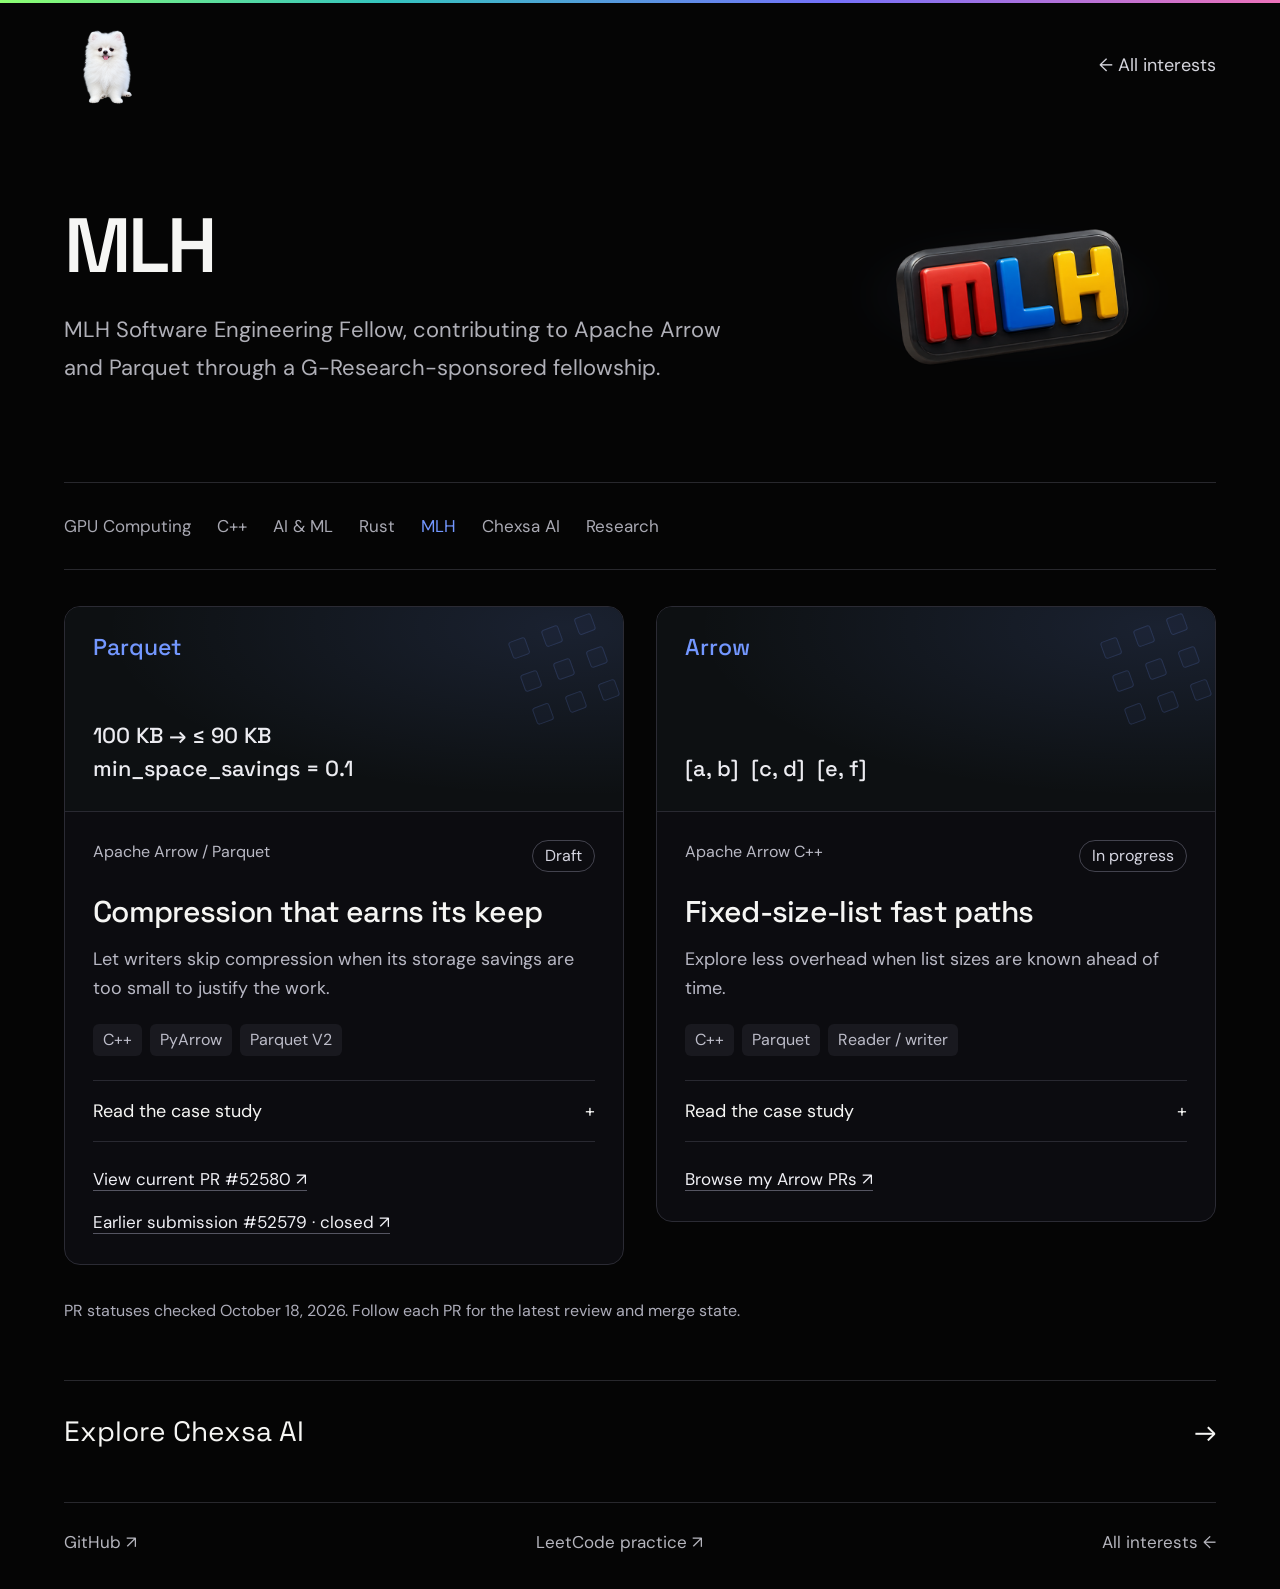
<file: mlh/index.html>
<!doctype html><html lang="en"><head><meta charset="utf-8"><meta name="viewport" content="width=device-width, initial-scale=1"><meta name="theme-color" content="#050505"><title>MLH — Mashrafee Aryan</title><meta name="description" content="MLH Software Engineering Fellow, contributing to Apache Arrow and Parquet through a G-Research-sponsored fellowship."><link rel="icon" href="../assets/dog.png" type="image/png"><link rel="stylesheet" href="../styles.css"><script src="../app.js" defer></script></head><body><a class="skip-link" href="#main">Skip to content</a><div class="spectrum" aria-hidden="true"></div><div class="page"><header class="topbar"><a class="wordmark" href="../" aria-label="Home"><img src="../assets/dog.png" width="80" height="80" alt="Fluffy white puppy"></a><a class="back-link" href="../">← All interests</a></header><main id="main" class="domain-page mlh" style="--accent:115,151,255"><section class="domain-hero"><div><h1>MLH</h1><p>MLH Software Engineering Fellow, contributing to Apache Arrow and Parquet through a G-Research-sponsored fellowship.</p></div><div class="hero-object" aria-hidden="true"><span class="visual"><span class="halo"></span><span class="float"><span class="sprite" role="img" aria-label="Colorful MLH badge" style="background-position:100% 50%"></span></span></span></div></section><nav class="section-nav" aria-label="Portfolio sections"><a href="../gpu/" >GPU Computing</a><a href="../cpp/" >C++</a><a href="../ai/" >AI &amp; ML</a><a href="../rust/" >Rust</a><a href="../mlh/" aria-current="page">MLH</a><a href="../chexsa/" >Chexsa AI</a><a href="../research/" >Research</a></nav><div class="case-grid"><article class="case-card" data-group="all"><div class="case-visual illustration-compression" aria-label="Illustrative diagram: Parquet"><span class="visual-brand">Parquet</span><div class="diagram-lines" aria-hidden="true"><i style="--i:0"></i><i style="--i:1"></i><i style="--i:2"></i><i style="--i:3"></i><i style="--i:4"></i><i style="--i:5"></i><i style="--i:6"></i><i style="--i:7"></i><i style="--i:8"></i></div><pre>100 KB → ≤ 90 KB
min_space_savings = 0.1</pre></div><div class="case-content"><div class="case-meta"><span>Apache Arrow / Parquet</span><span class="status ">Draft</span></div><h2>Compression that earns its keep</h2><p class="case-summary">Let writers skip compression when its storage savings are too small to justify the work.</p><ul class="tags" aria-label="Technologies"><li>C++</li><li>PyArrow</li><li>Parquet V2</li></ul><details><summary>Read the case study <span aria-hidden="true">+</span></summary><div class="case-story"><h3>The problem</h3><p>Parquet V2 pages could keep compressed values even when they were only slightly smaller than the original data.</p><h3>What I did</h3><p>Added a configurable min_space_savings threshold in C++ and Python, preserved default behavior, and added unit tests for both implementations.</p><h3>Outcome & status</h3><p>Draft PR #52580 is open. The setting lets a value such as 0.1 require at least 10% savings before keeping compressed values. The earlier #52579 submission is closed and shown in the submission history below.</p></div></details><div class="case-links"><a href="https://github.com/apache/arrow/pull/52580" target="_blank" rel="noopener noreferrer">View current PR #52580 <span aria-hidden="true">↗</span></a><a href="https://github.com/apache/arrow/pull/52579" target="_blank" rel="noopener noreferrer">Earlier submission #52579 · closed <span aria-hidden="true">↗</span></a></div></div></article><article class="case-card" data-group="all"><div class="case-visual illustration-columns" aria-label="Illustrative diagram: Arrow"><span class="visual-brand">Arrow</span><div class="diagram-lines" aria-hidden="true"><i style="--i:0"></i><i style="--i:1"></i><i style="--i:2"></i><i style="--i:3"></i><i style="--i:4"></i><i style="--i:5"></i><i style="--i:6"></i><i style="--i:7"></i><i style="--i:8"></i></div><pre>[a, b]  [c, d]  [e, f]</pre></div><div class="case-content"><div class="case-meta"><span>Apache Arrow C++</span><span class="status ">In progress</span></div><h2>Fixed-size-list fast paths</h2><p class="case-summary">Explore less overhead when list sizes are known ahead of time.</p><ul class="tags" aria-label="Technologies"><li>C++</li><li>Parquet</li><li>Reader / writer</li></ul><details><summary>Read the case study <span aria-hidden="true">+</span></summary><div class="case-story"><h3>The problem</h3><p>Reader and writer paths for fixed-size lists can spend work handling definition and repetition levels that may be avoidable in specialized paths.</p><h3>What I did</h3><p>Developing fixed-size-list reader/writer fast paths as part of my Arrow work.</p><h3>Outcome & status</h3><p>Ongoing work described in my résumé. A public PR and measured performance result are not linked yet.</p></div></details><div class="case-links"><a href="https://github.com/apache/arrow/pulls?q=is%3Apr+author%3AMashrafeeAryan" target="_blank" rel="noopener noreferrer">Browse my Arrow PRs <span aria-hidden="true">↗</span></a></div></div></article></div><p class="source-note">PR statuses checked October 18, 2026. Follow each PR for the latest review and merge state.</p><a class="next-section" href="../chexsa/">Explore Chexsa AI <span aria-hidden="true">→</span></a></main><footer><a href="https://github.com/MashrafeeAryan" target="_blank" rel="noopener noreferrer">GitHub <span aria-hidden="true">↗</span></a><a href="https://github.com/MashrafeeAryan/LeetCode" target="_blank" rel="noopener noreferrer">LeetCode practice <span aria-hidden="true">↗</span></a><a href="../">All interests ←</a></footer></div></body></html>
</file>
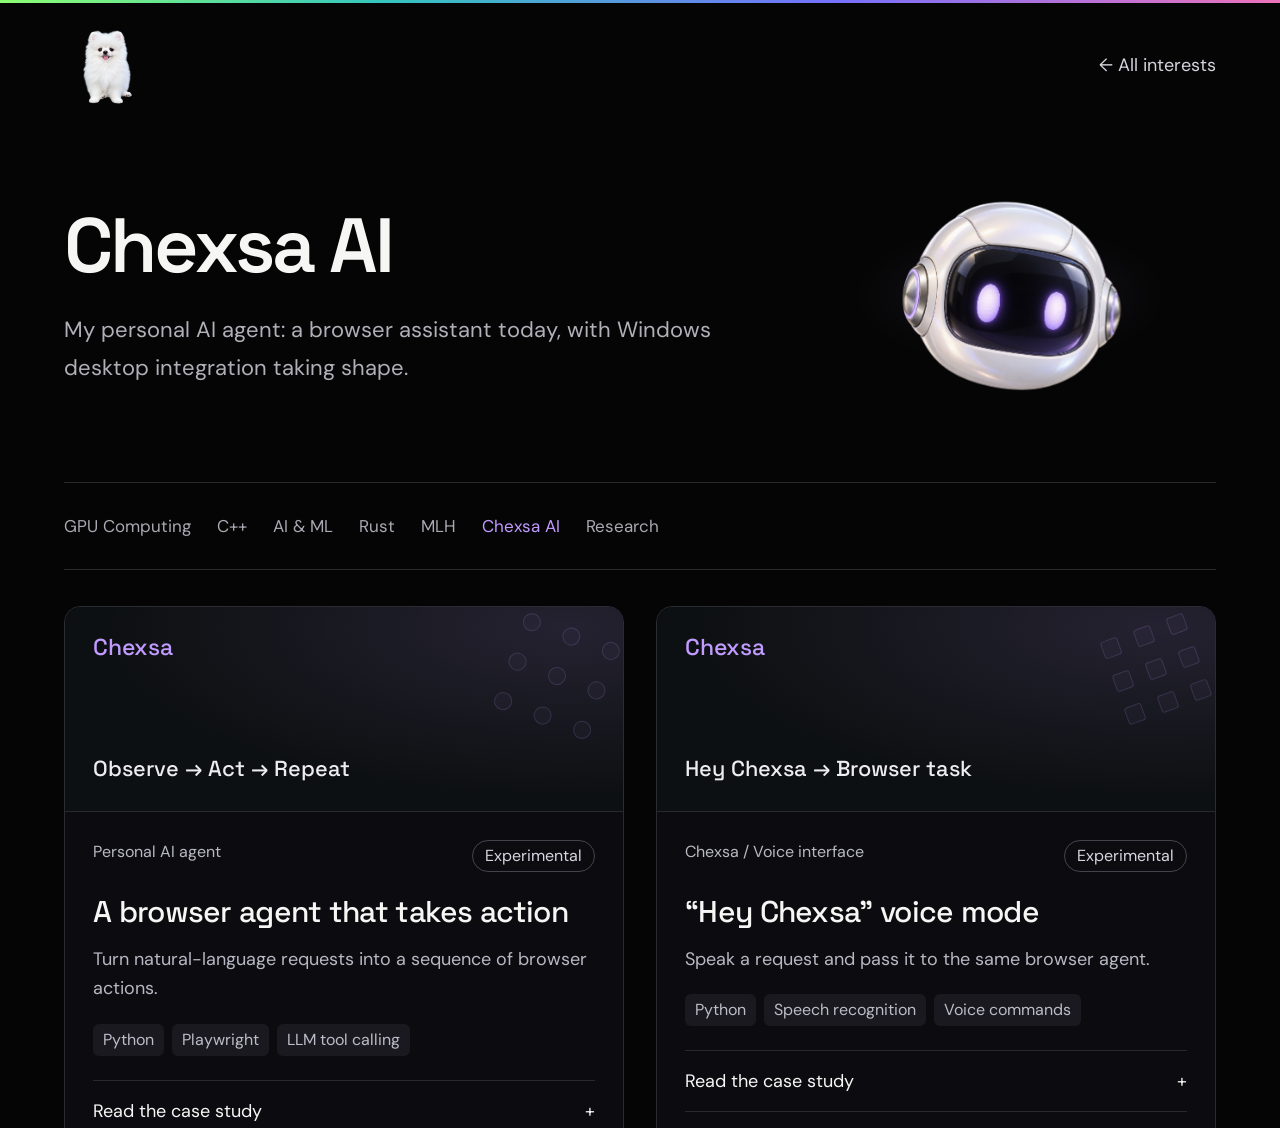
<file: projects/index.html>
<!doctype html><html lang="en"><head><meta charset="utf-8"><meta name="viewport" content="width=device-width, initial-scale=1"><meta name="theme-color" content="#050505"><title>Chexsa AI</title><meta name="description" content="Explore the Chexsa AI project."><link rel="icon" href="../assets/dog.png" type="image/png"><link rel="stylesheet" href="../styles.css"><script src="../app.js" defer></script><meta http-equiv="refresh" content="0;url=../chexsa/"><link rel="canonical" href="../chexsa/"></head><body><a class="skip-link" href="#main">Skip to content</a><div class="spectrum" aria-hidden="true"></div><div class="page"><header class="topbar"><a class="wordmark" href="../" aria-label="Home"><img src="../assets/dog.png" width="80" height="80" alt="Fluffy white puppy"></a><a class="back-link" href="../">← All interests</a></header><main id="main"><h1>Chexsa AI</h1><p class="intro-copy"><a href="../chexsa/">Open the Chexsa AI page →</a></p></main><footer><a href="https://github.com/MashrafeeAryan" target="_blank" rel="noopener noreferrer">GitHub <span aria-hidden="true">↗</span></a><a href="https://github.com/MashrafeeAryan/LeetCode" target="_blank" rel="noopener noreferrer">LeetCode practice <span aria-hidden="true">↗</span></a><a href="../">All interests ←</a></footer></div></body></html>
</file>
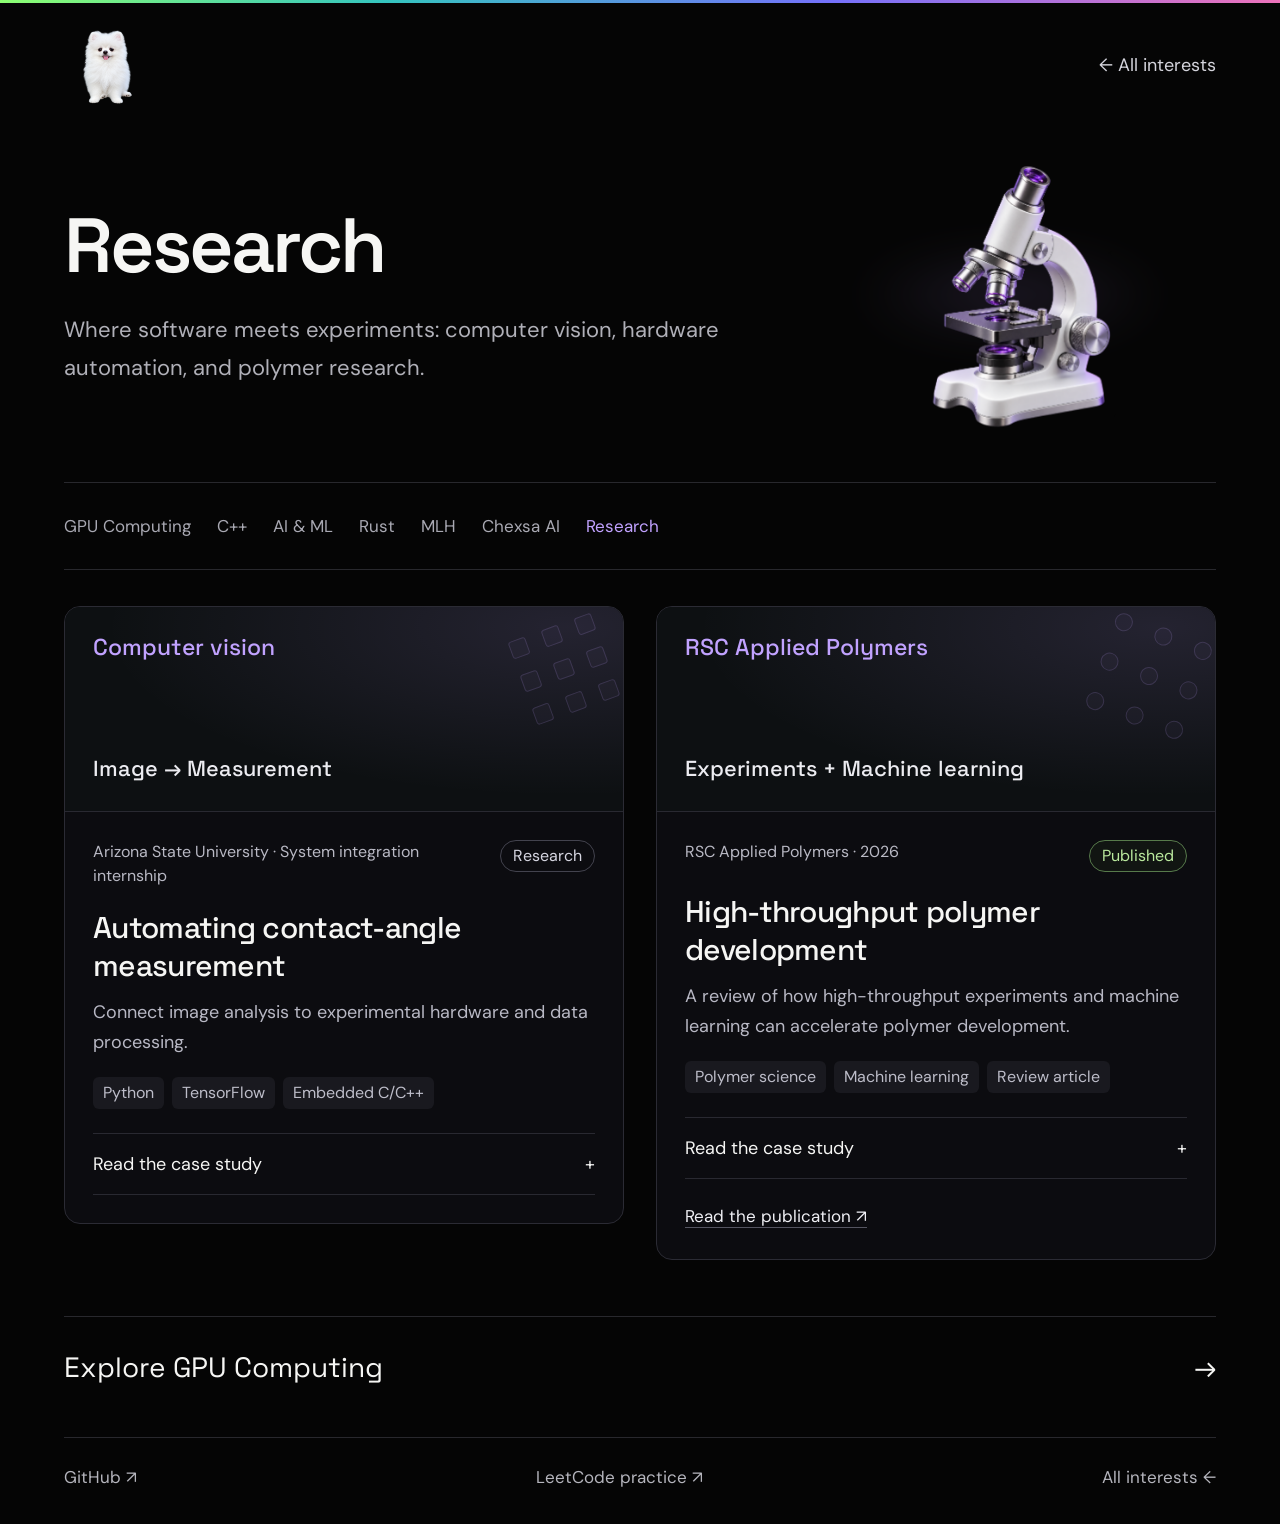
<file: research/index.html>
<!doctype html><html lang="en"><head><meta charset="utf-8"><meta name="viewport" content="width=device-width, initial-scale=1"><meta name="theme-color" content="#050505"><title>Research — Mashrafee Aryan</title><meta name="description" content="Where software meets experiments: computer vision, hardware automation, and polymer research."><link rel="icon" href="../assets/dog.png" type="image/png"><link rel="stylesheet" href="../styles.css"><script src="../app.js" defer></script></head><body><a class="skip-link" href="#main">Skip to content</a><div class="spectrum" aria-hidden="true"></div><div class="page"><header class="topbar"><a class="wordmark" href="../" aria-label="Home"><img src="../assets/dog.png" width="80" height="80" alt="Fluffy white puppy"></a><a class="back-link" href="../">← All interests</a></header><main id="main" class="domain-page research" style="--accent:193,162,255"><section class="domain-hero"><div><h1>Research</h1><p>Where software meets experiments: computer vision, hardware automation, and polymer research.</p></div><div class="hero-object" aria-hidden="true"><span class="visual"><span class="halo"></span><span class="float"><span class="sprite" role="img" aria-label="White and violet laboratory microscope sculpture" style="background-image:url('../assets/research.png');background-size:contain;background-position:center"></span></span></span></div></section><nav class="section-nav" aria-label="Portfolio sections"><a href="../gpu/" >GPU Computing</a><a href="../cpp/" >C++</a><a href="../ai/" >AI &amp; ML</a><a href="../rust/" >Rust</a><a href="../mlh/" >MLH</a><a href="../chexsa/" >Chexsa AI</a><a href="../research/" aria-current="page">Research</a></nav><div class="case-grid"><article class="case-card" data-group="all"><div class="case-visual illustration-droplet" aria-label="Illustrative diagram: Computer vision"><span class="visual-brand">Computer vision</span><div class="diagram-lines" aria-hidden="true"><i style="--i:0"></i><i style="--i:1"></i><i style="--i:2"></i><i style="--i:3"></i><i style="--i:4"></i><i style="--i:5"></i><i style="--i:6"></i><i style="--i:7"></i><i style="--i:8"></i></div><pre>Image → Measurement</pre></div><div class="case-content"><div class="case-meta"><span>Arizona State University · System integration internship</span><span class="status ">Research</span></div><h2>Automating contact-angle measurement</h2><p class="case-summary">Connect image analysis to experimental hardware and data processing.</p><ul class="tags" aria-label="Technologies"><li>Python</li><li>TensorFlow</li><li>Embedded C/C++</li></ul><details><summary>Read the case study <span aria-hidden="true">+</span></summary><div class="case-story"><h3>The problem</h3><p>Manual contact-angle analysis and experiment handling limit the throughput of a measurement workflow.</p><h3>What I did</h3><p>Developed a computer-vision pipeline and embedded hardware automation for measurement and data processing.</p><h3>Outcome & status</h3><p>My résumé reports over 80% measurement accuracy and a threefold increase in experimental throughput. These results are résumé-reported; the project code is not publicly shared.</p></div></details><div class="case-links"></div></div></article><article class="case-card" data-group="all"><div class="case-visual illustration-polymer" aria-label="Illustrative diagram: RSC Applied Polymers"><span class="visual-brand">RSC Applied Polymers</span><div class="diagram-lines" aria-hidden="true"><i style="--i:0"></i><i style="--i:1"></i><i style="--i:2"></i><i style="--i:3"></i><i style="--i:4"></i><i style="--i:5"></i><i style="--i:6"></i><i style="--i:7"></i><i style="--i:8"></i></div><pre>Experiments + Machine learning</pre></div><div class="case-content"><div class="case-meta"><span>RSC Applied Polymers · 2026</span><span class="status complete">Published</span></div><h2>High-throughput polymer development</h2><p class="case-summary">A review of how high-throughput experiments and machine learning can accelerate polymer development.</p><ul class="tags" aria-label="Technologies"><li>Polymer science</li><li>Machine learning</li><li>Review article</li></ul><details><summary>Read the case study <span aria-hidden="true">+</span></summary><div class="case-story"><h3>The problem</h3><p>Exploring large polymer design spaces requires high-quality data and faster experimental and analytical workflows.</p><h3>What I did</h3><p>Co-authored the review, “Convergence of high throughput experimentation and machine learning to rapidly advance application-specific polymer development.”</p><h3>Outcome & status</h3><p>Published May 28, 2026 in RSC Applied Polymers. This publication is presented separately from my ASU internship.</p></div></details><div class="case-links"><a href="https://pubs.rsc.org/en/content/articlehtml/2026/lp/d5lp00380f" target="_blank" rel="noopener noreferrer">Read the publication <span aria-hidden="true">↗</span></a></div></div></article></div><a class="next-section" href="../gpu/">Explore GPU Computing <span aria-hidden="true">→</span></a></main><footer><a href="https://github.com/MashrafeeAryan" target="_blank" rel="noopener noreferrer">GitHub <span aria-hidden="true">↗</span></a><a href="https://github.com/MashrafeeAryan/LeetCode" target="_blank" rel="noopener noreferrer">LeetCode practice <span aria-hidden="true">↗</span></a><a href="../">All interests ←</a></footer></div></body></html>
</file>
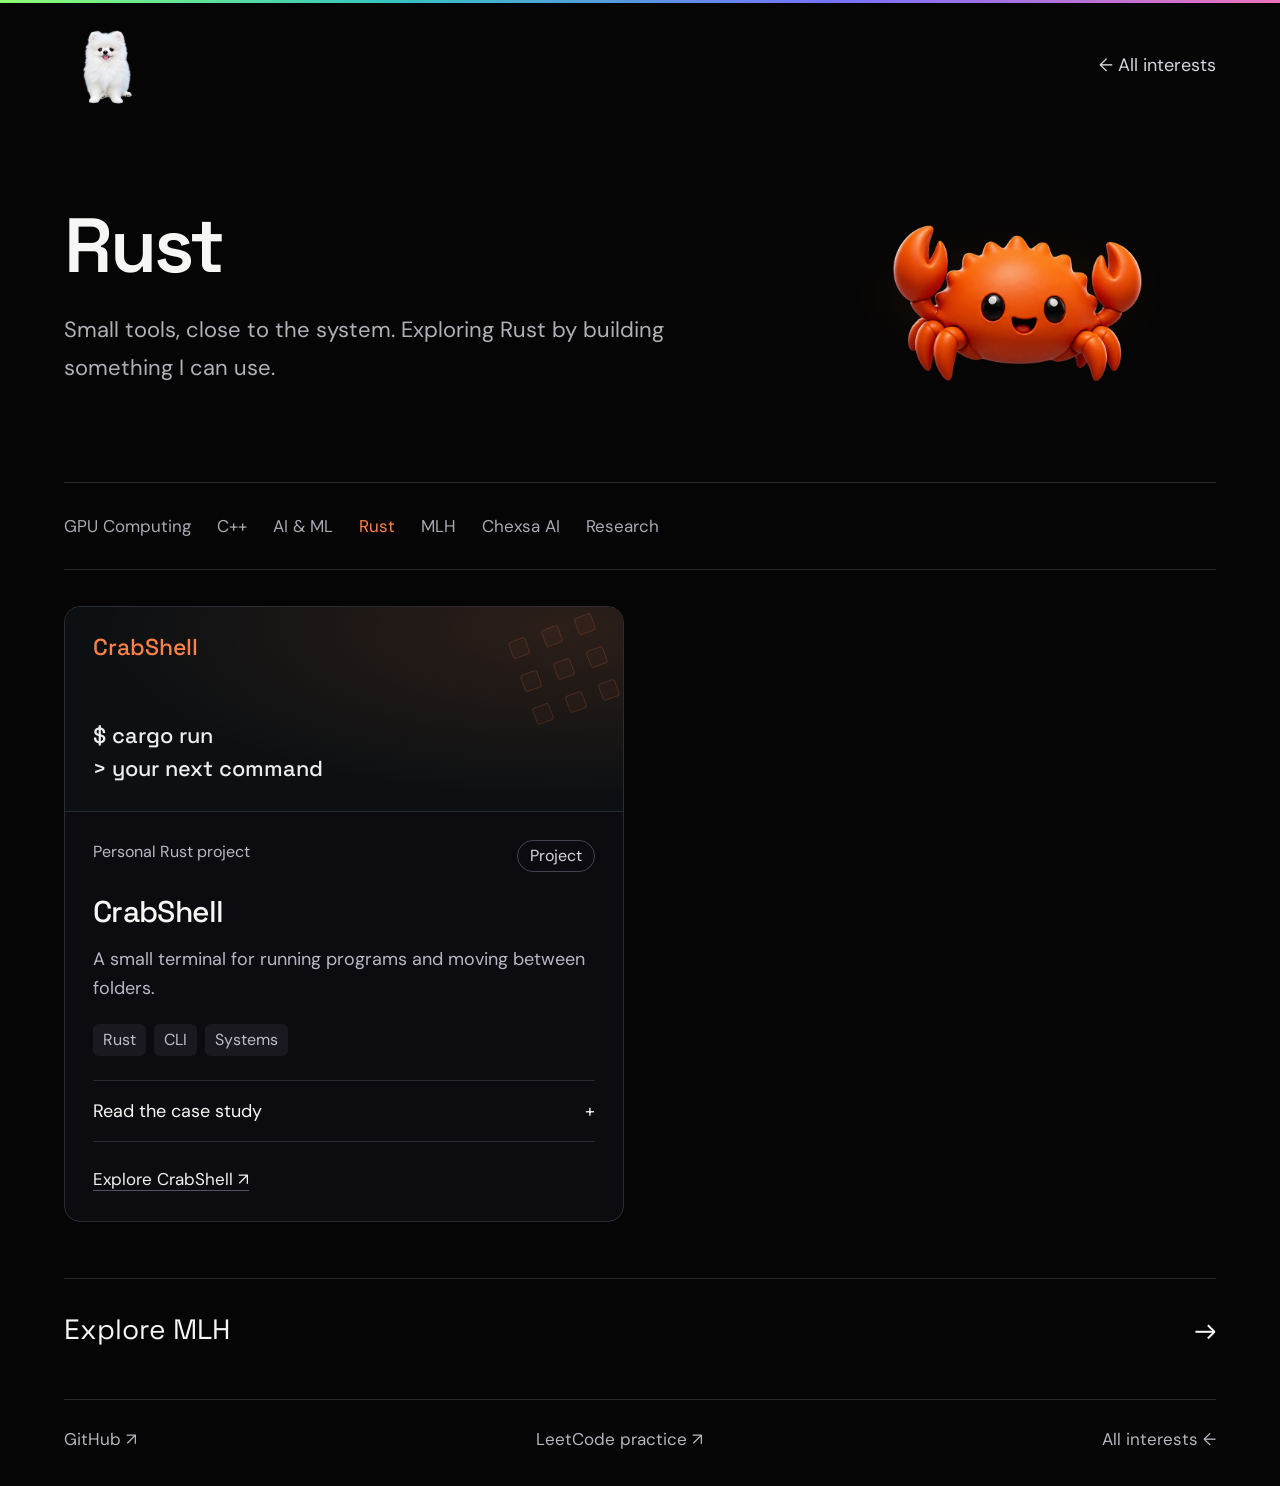
<file: rust/index.html>
<!doctype html><html lang="en"><head><meta charset="utf-8"><meta name="viewport" content="width=device-width, initial-scale=1"><meta name="theme-color" content="#050505"><title>Rust — Mashrafee Aryan</title><meta name="description" content="Small tools, close to the system. Exploring Rust by building something I can use."><link rel="icon" href="../assets/dog.png" type="image/png"><link rel="stylesheet" href="../styles.css"><script src="../app.js" defer></script></head><body><a class="skip-link" href="#main">Skip to content</a><div class="spectrum" aria-hidden="true"></div><div class="page"><header class="topbar"><a class="wordmark" href="../" aria-label="Home"><img src="../assets/dog.png" width="80" height="80" alt="Fluffy white puppy"></a><a class="back-link" href="../">← All interests</a></header><main id="main" class="domain-page rust" style="--accent:255,129,71"><section class="domain-hero"><div><h1>Rust</h1><p>Small tools, close to the system. Exploring Rust by building something I can use.</p></div><div class="hero-object" aria-hidden="true"><span class="visual"><span class="halo"></span><span class="float"><span class="sprite" role="img" aria-label="Orange Rust crab mascot" style="background-position:50% 50%"></span></span></span></div></section><nav class="section-nav" aria-label="Portfolio sections"><a href="../gpu/" >GPU Computing</a><a href="../cpp/" >C++</a><a href="../ai/" >AI &amp; ML</a><a href="../rust/" aria-current="page">Rust</a><a href="../mlh/" >MLH</a><a href="../chexsa/" >Chexsa AI</a><a href="../research/" >Research</a></nav><div class="case-grid"><article class="case-card" data-group="all"><div class="case-visual illustration-shell" aria-label="Illustrative diagram: CrabShell"><span class="visual-brand">CrabShell</span><div class="diagram-lines" aria-hidden="true"><i style="--i:0"></i><i style="--i:1"></i><i style="--i:2"></i><i style="--i:3"></i><i style="--i:4"></i><i style="--i:5"></i><i style="--i:6"></i><i style="--i:7"></i><i style="--i:8"></i></div><pre>$ cargo run
&gt; your next command</pre></div><div class="case-content"><div class="case-meta"><span>Personal Rust project</span><span class="status ">Project</span></div><h2>CrabShell</h2><p class="case-summary">A small terminal for running programs and moving between folders.</p><ul class="tags" aria-label="Technologies"><li>Rust</li><li>CLI</li><li>Systems</li></ul><details><summary>Read the case study <span aria-hidden="true">+</span></summary><div class="case-story"><h3>The problem</h3><p>A shell is a practical way to explore how command input turns into program execution and directory navigation.</p><h3>What I did</h3><p>Built CrabShell in Rust: a simple terminal for typing commands, launching programs, and navigating folders.</p><h3>Outcome & status</h3><p>The public repository contains the project. This page documents CrabShell as a learning project without claiming broader Rust contributions.</p></div></details><div class="case-links"><a href="https://github.com/MashrafeeAryan/CrabShell" target="_blank" rel="noopener noreferrer">Explore CrabShell <span aria-hidden="true">↗</span></a></div></div></article></div><a class="next-section" href="../mlh/">Explore MLH <span aria-hidden="true">→</span></a></main><footer><a href="https://github.com/MashrafeeAryan" target="_blank" rel="noopener noreferrer">GitHub <span aria-hidden="true">↗</span></a><a href="https://github.com/MashrafeeAryan/LeetCode" target="_blank" rel="noopener noreferrer">LeetCode practice <span aria-hidden="true">↗</span></a><a href="../">All interests ←</a></footer></div></body></html>
</file>
<file: styles.css>
@import url('https://fonts.googleapis.com/css2?family=DM+Sans:wght@400;500;600;700&family=Space+Grotesk:wght@400;500;600;700&display=swap');
:root{color-scheme:dark;--bg:#050505;--muted:#b0b0b8;--line:#28282d}
*{box-sizing:border-box}
html{scroll-behavior:smooth;scroll-padding-top:32px}
body{margin:0;background:var(--bg);color:#f6f6f4;font-family:'DM Sans',sans-serif;-webkit-font-smoothing:antialiased}
a{color:inherit;text-decoration:none}
button{font:inherit}
button,a{-webkit-tap-highlight-color:transparent}
a:focus-visible,button:focus-visible{outline:2px solid #ddd;outline-offset:8px}
.spectrum{height:3px;background:linear-gradient(90deg,#8dff72,#35c5bf 30%,#7571fb 65%,#ed73bb)}
.page{max-width:1336px;margin:auto;padding:0 64px}
.topbar{height:124px;display:flex;align-items:center}
.wordmark{display:flex;align-items:center;justify-content:center;width:86px;height:96px}
.wordmark img{width:80px;height:88px;object-fit:contain}
.intro{padding:48px 0 72px;border-bottom:1px solid var(--line)}
h1{font-family:'Space Grotesk',sans-serif;font-size:clamp(52px,7.5vw,108px);letter-spacing:-5px;line-height:1.15;font-weight:600;margin:0 0 24px}
.typing-line{display:inline-grid;max-width:100%}
.typing-reserve,#typed-text{grid-area:1/1;white-space:nowrap}
.typing-reserve{visibility:hidden;padding-right:.14em}
#typed-text::after{content:'';display:inline-block;height:.8em;width:3px;background:#d1d1d6;margin-left:8px;vertical-align:-.015em;animation:cursor-blink 1s steps(1) infinite}
.intro-copy{font-size:clamp(26px,3vw,36px);line-height:1.5;letter-spacing:-.7px;color:var(--muted);margin:0}
.interests{padding:32px 0 60px}
.objects{display:grid;grid-template-columns:repeat(auto-fit,minmax(min(100%,260px),1fr));column-gap:58px;row-gap:48px}
.object{--accent:137,238,98;display:block;border:0;padding:0;background:none;color:inherit;text-align:left;cursor:pointer;min-width:0;perspective:800px}
.visual{position:relative;display:grid;place-items:center;height:272px}
.float{display:block;width:100%;max-width:290px;aspect-ratio:1;animation:bob 6s ease-in-out infinite;position:relative}
.rust .float{width:85%}
.mlh .float{width:90%}
.sprite{display:block;width:100%;height:100%;background:url('assets/objects.png') 0 50% / 300% 100% no-repeat;transform:rotateX(var(--rx,0deg)) rotateY(var(--ry,0deg));transition:filter .45s,transform .3s;will-change:transform}
.halo{position:absolute;inset:30% 10%;background:radial-gradient(ellipse,rgba(var(--accent),.2),transparent 68%);filter:blur(22px);opacity:0;transition:opacity .5s;pointer-events:none}
.object:hover .halo,.object:focus-visible .halo,.object[aria-expanded=true] .halo{opacity:1}
.object:hover .sprite,.object:focus-visible .sprite,.object[aria-expanded=true] .sprite{filter:brightness(1.16) drop-shadow(0 0 12px rgba(var(--accent),.32))}
.gpu:hover .sprite,.gpu:focus-visible .sprite{filter:brightness(1.25) drop-shadow(0 0 9px #8fff5970) drop-shadow(0 0 25px #72ff4933)}
.caption{display:block;border-top:1px solid var(--line);padding-top:24px}
.title{font-family:'Space Grotesk',sans-serif;font-size:clamp(26px,2.5vw,34px);line-height:1.3;font-weight:500;display:flex;align-items:center;justify-content:space-between;gap:12px}
.title>span{color:#aaaab4;font-size:24px;transition:transform .3s,color .3s}
.object:hover .title>span{color:rgb(var(--accent));transform:translate(2px,-2px)}
.detail{position:relative;border:1px solid #37373f;border-radius:8px;margin-top:36px;padding:32px 64px 32px 32px;background:#0b0b0d}
.detail[hidden]{display:none}
.detail h3{margin:0 0 16px;font-family:'Space Grotesk',sans-serif;font-size:30px;font-weight:500;line-height:1.3}
.detail p{font-size:18px;color:#b4b4bd;line-height:1.7;max-width:720px}
.detail a{display:inline-block;margin-top:8px;font-size:18px;color:#e0e0e5;text-decoration:underline;text-underline-offset:5px}
.close{position:absolute;top:12px;right:12px;min-width:44px;min-height:44px;background:none;border:0;color:#ddd;font-size:32px;cursor:pointer}
footer{border-top:1px solid var(--line);padding:28px 0 36px;display:flex;justify-content:space-between;gap:24px;color:#b5b5bd;font-size:17px}
.sr-only{position:absolute;width:1px;height:1px;padding:0;margin:-1px;overflow:hidden;clip:rect(0,0,0,0);white-space:nowrap;border:0}
.no-script{font-size:18px;color:var(--muted);line-height:1.6}
@keyframes bob{0%,100%{transform:translateY(4px)}50%{transform:translateY(-7px)}}
@keyframes cursor-blink{50%{opacity:0}}
@media(max-width:800px){.page{padding:0 28px}.topbar{height:112px}.intro{padding:36px 0 56px}h1{letter-spacing:-3px}.objects{column-gap:28px;grid-template-columns:repeat(auto-fit,minmax(220px,1fr))}.visual{height:240px}}
@media(max-width:560px){.page{padding:0 24px}.topbar{height:106px}.wordmark{width:72px;height:88px}.wordmark img{width:68px;height:80px}.intro{padding:32px 0 46px}h1{font-size:clamp(36px,10vw,54px);letter-spacing:-1.8px;margin-bottom:20px}.intro-copy{font-size:27px}.objects{grid-template-columns:1fr;gap:44px}.visual{height:245px}.float{max-width:270px}.rust .float{width:240px}.mlh .float{width:250px}.title{font-size:30px}.interests{padding-top:18px;padding-bottom:46px}.detail{padding:28px 54px 28px 24px}.detail h3{font-size:26px}.detail p,.detail a{font-size:18px}footer{font-size:17px;flex-wrap:wrap}}
@media(prefers-reduced-motion:reduce){html{scroll-behavior:auto}.float,#typed-text::after{animation:none}.sprite,.title>span,.halo{transition:none;transform:none!important}}

/* Dedicated work pages */
.skip-link{position:absolute;left:24px;top:-100px;padding:14px 20px;background:#f6f6f4;color:#050505;z-index:20;font-size:18px}
.skip-link:focus{top:12px}
.topbar{justify-content:space-between}
.back-link{font-size:18px;color:#d4d4dc;padding:12px 0}
.object.ai .float,.object.projects .float,.object.research .float{width:86%}
.object:nth-child(2) .float{animation-delay:-2s}
.object:nth-child(3) .float{animation-delay:-4s}
.object:nth-child(4) .float{animation-delay:-1s}
.object:nth-child(5) .float{animation-delay:-3s}
.object:nth-child(6) .float{animation-delay:-5s}
.domain-hero{display:grid;grid-template-columns:minmax(0,1.7fr) minmax(220px,1fr);align-items:center;gap:40px;padding:35px 0 55px}
.domain-hero h1{font-size:clamp(50px,6vw,82px);letter-spacing:-3px;margin:0 0 24px;line-height:1.1}
.domain-hero p{font-size:22px;color:var(--muted);line-height:1.7;max-width:760px;margin:0}
.hero-object .visual{height:265px}
.hero-object .float{max-width:270px;animation:none}
.hero-object .halo{opacity:.7}
.section-nav{display:flex;flex-wrap:wrap;gap:12px 26px;padding:24px 0;border-top:1px solid var(--line);border-bottom:1px solid var(--line);margin-bottom:36px}
.section-nav a{font-size:17px;color:#a9a9b3;padding:8px 0}
.section-nav a:hover,.section-nav a[aria-current]{color:rgb(var(--accent))}
.filters{display:flex;flex-wrap:wrap;gap:12px;margin:0 0 30px}
.filters[hidden]{display:none}
.filters button{font-size:17px;color:#ceced6;border:1px solid #34343d;background:transparent;border-radius:30px;padding:12px 22px;cursor:pointer;min-height:48px}
.filters button[aria-pressed=true]{background:rgba(var(--accent),.13);color:rgb(var(--accent));border-color:rgba(var(--accent),.6)}
.case-grid{display:grid;grid-template-columns:repeat(2,minmax(0,1fr));align-items:start;gap:32px}
.case-card{border:1px solid #2b2b34;border-radius:16px;background:#0c0c10;overflow:hidden;min-width:0}
.case-card[hidden]{display:none}
.case-visual{height:205px;position:relative;overflow:hidden;display:flex;flex-direction:column;justify-content:space-between;padding:25px 28px;background:radial-gradient(ellipse at 90% 10%,rgba(var(--accent),.13),transparent 65%),#0d1012;border-bottom:1px solid #292931}
.visual-brand{font-family:'Space Grotesk',sans-serif;font-size:23px;font-weight:500;position:relative;z-index:1;color:rgb(var(--accent))}
.case-visual pre{font:500 clamp(18px,1.7vw,24px)/1.55 'Space Grotesk',monospace;white-space:pre-wrap;overflow-wrap:anywhere;margin:12px 0 0;z-index:1;position:relative;color:#ececf1}
.diagram-lines{position:absolute;right:15px;top:18px;display:grid;grid-template-columns:repeat(3,18px);gap:17px;transform:rotate(-20deg);opacity:.18}
.diagram-lines i{width:18px;height:18px;border:1px solid rgb(var(--accent));border-radius:3px;background:rgba(var(--accent),.18)}
.illustration-signal .diagram-lines,.illustration-agent .diagram-lines,.illustration-polymer .diagram-lines{transform:rotate(20deg);gap:24px}
.illustration-signal .diagram-lines i,.illustration-agent .diagram-lines i,.illustration-polymer .diagram-lines i{border-radius:50%}
.case-content{padding:28px}
.case-meta{display:flex;justify-content:space-between;align-items:flex-start;gap:14px;color:#b9b9c4;font-size:16px;line-height:1.5}
.status{display:inline-block;white-space:nowrap;border:1px solid #43434e;border-radius:30px;padding:3px 12px;color:#d6d6e1;font-size:16px}
.status.complete{border-color:#577a4b;color:#bae99e;background:#7ee4530a}
.case-card h2{font-family:'Space Grotesk',sans-serif;font-size:30px;font-weight:500;line-height:1.25;letter-spacing:-.7px;margin:21px 0 14px}
.case-summary{font-size:18px;color:#b8b8c4;line-height:1.65;margin:0 0 20px}
.tags{display:flex;flex-wrap:wrap;gap:8px;list-style:none;padding:0;margin:0 0 24px}
.tags li{font-size:16px;line-height:1.5;color:#bdbdc9;background:#19191f;border-radius:6px;padding:4px 10px}
.case-card details{border-top:1px solid #292931;border-bottom:1px solid #292931}
.case-card summary{font-size:18px;padding:18px 0;cursor:pointer;display:flex;justify-content:space-between;gap:12px;list-style:none}
.case-card summary::-webkit-details-marker{display:none}
.case-card details[open] summary>span{transform:rotate(45deg)}
.case-story{padding:0 0 6px}
.case-story h3{font-size:18px;color:rgb(var(--accent));font-weight:500;margin:12px 0 8px}
.case-story p{font-size:18px;color:#bdbdc8;line-height:1.7;margin:0 0 22px}
.case-links{display:flex;flex-direction:column;gap:16px;padding-top:24px}
.case-links:empty{display:none}
.case-links a{font-size:17px;color:#f0f0f5;line-height:1.6;text-decoration:underline;text-decoration-color:#555561;text-underline-offset:5px;overflow-wrap:anywhere}
.case-links a:hover{text-decoration-color:rgb(var(--accent))}
.source-note{font-size:16px;line-height:1.7;color:#adadba;margin:32px 0 0}
.next-section{display:flex;justify-content:space-between;align-items:center;font-family:'Space Grotesk',sans-serif;font-size:28px;line-height:1.3;border-top:1px solid var(--line);padding:32px 0;margin:56px 0 0}
.domain-page+footer{margin-top:20px}
footer{flex-wrap:wrap}
@media(max-width:900px){.case-grid{grid-template-columns:1fr}.domain-hero{gap:24px;grid-template-columns:minmax(0,1.5fr) minmax(160px,1fr)}.hero-object .visual{height:200px}.domain-hero h1{font-size:54px}.case-visual pre{font-size:23px}}
@media(max-width:560px){.domain-hero{grid-template-columns:1fr;padding:24px 0 32px;gap:8px}.domain-hero h1{font-size:46px;letter-spacing:-2px}.domain-hero p{font-size:20px}.hero-object{justify-self:center;width:230px}.hero-object .visual{height:210px}.section-nav{gap:8px 20px;margin-bottom:24px}.section-nav a{font-size:17px}.case-grid{gap:24px}.case-content{padding:22px}.case-meta{flex-wrap:wrap;font-size:16px}.case-card h2{font-size:28px}.case-visual{height:190px;padding:22px}.case-visual pre{font-size:21px}.back-link{font-size:17px}.next-section{font-size:25px;margin-top:40px}.filters button{padding:10px 17px}}

.object.cpp .float{width:86%}

.object.chexsa .float{width:86%}
</file>
